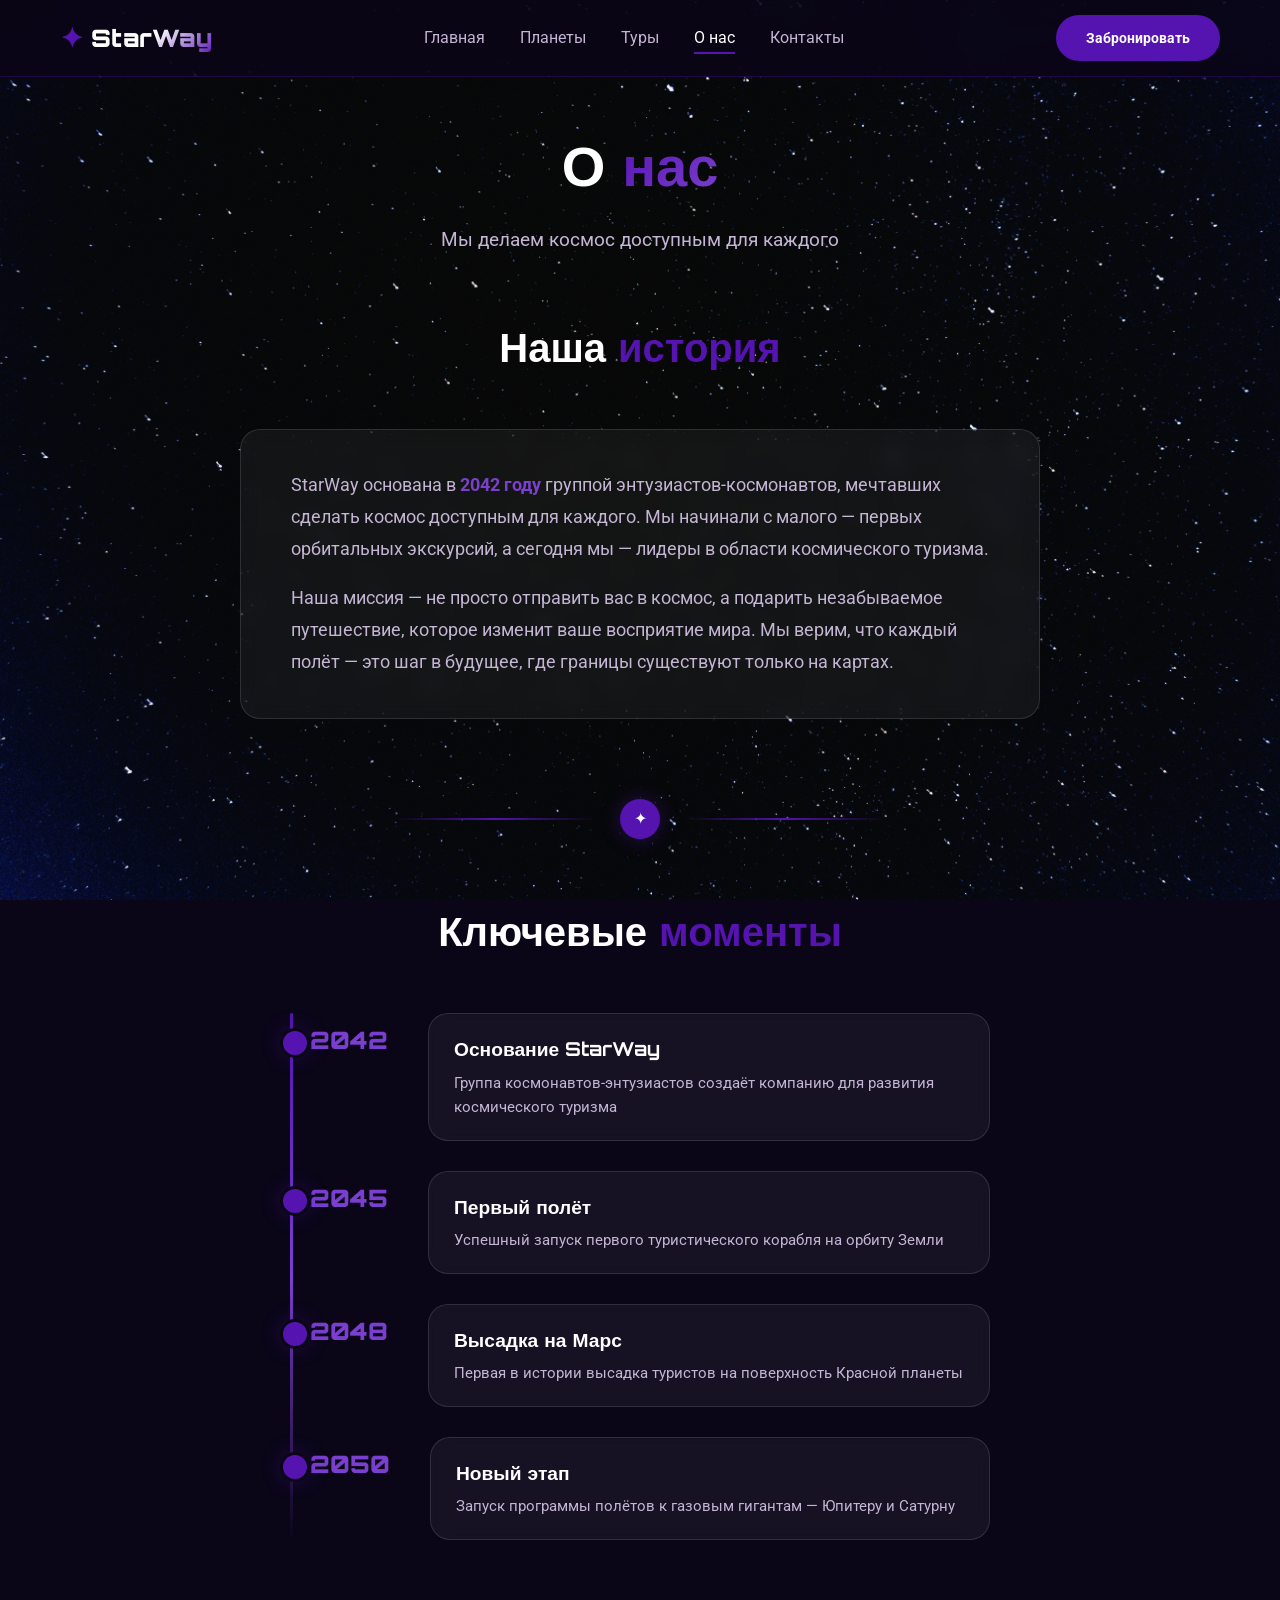
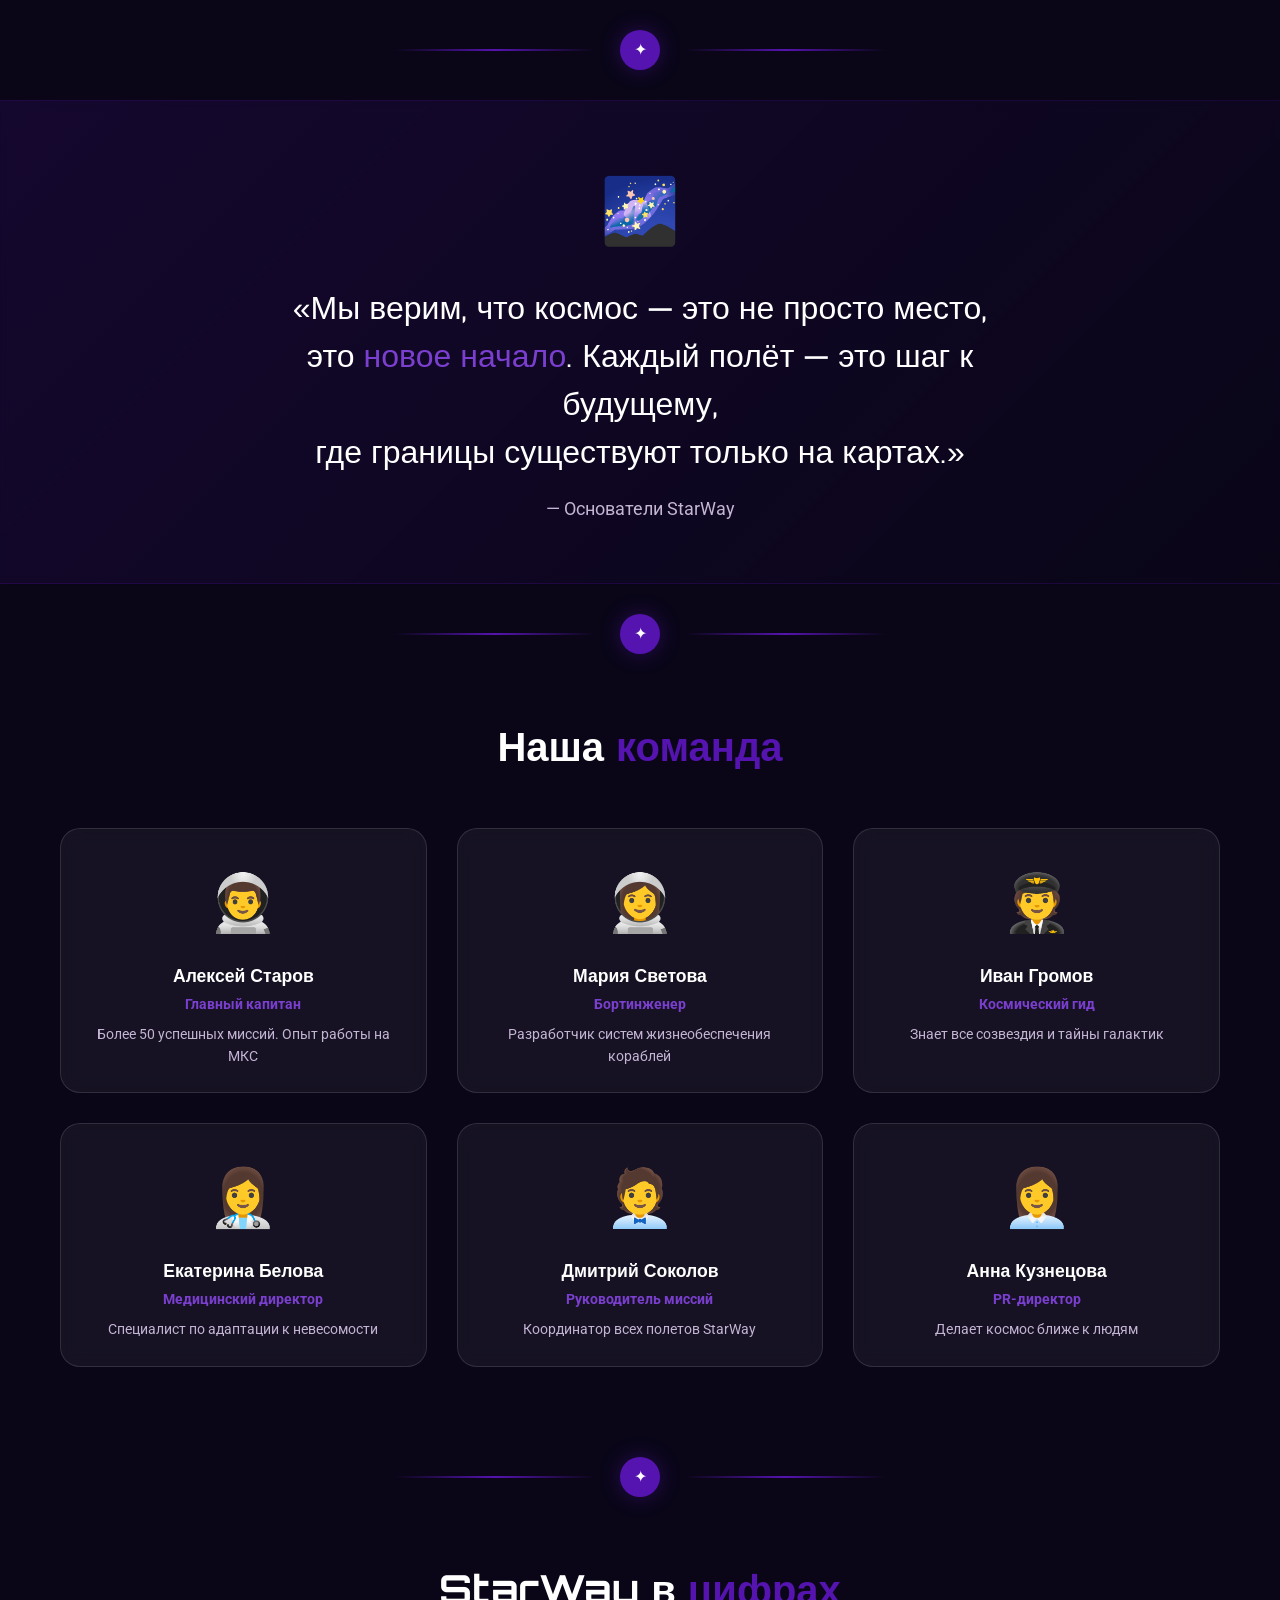
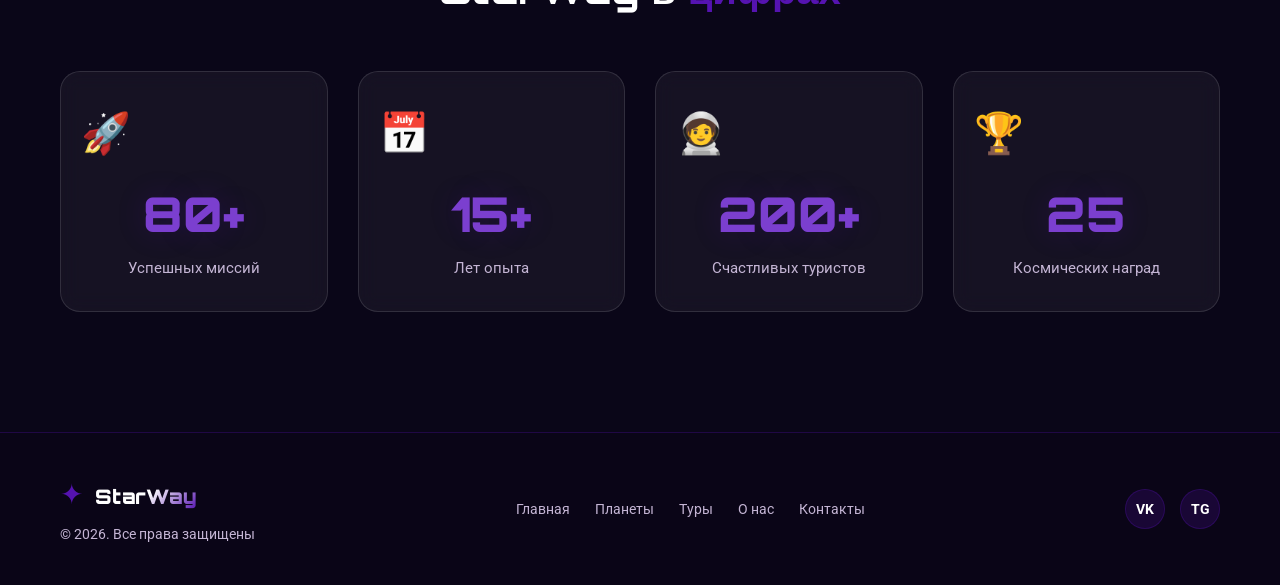
<file: about.html>
<!DOCTYPE html>
<html lang="ru">
<head>
    <meta charset="UTF-8">
    <meta name="viewport" content="width=device-width, initial-scale=1.0">
    <title>StarWay — О нас</title>
    <link rel="stylesheet" href="css/style.css">
</head>
<body>

    <!-- ========================================== -->
    <!-- 1. ШАПКА (HEADER)                          -->
    <!-- ========================================== -->
    <header>
        <div class="container">
            <div class="header-inner">
                <div class="logo">
                    <a href="index.html">
                        <span class="logo-icon">✦</span>
                        <span class="logo-text">StarWay</span>
                    </a>
                </div>
                <nav>
                    <ul>
                        <li><a href="index.html">Главная</a></li>
                        <li><a href="planets.html">Планеты</a></li>
                        <li><a href="tours.html">Туры</a></li>
                        <li><a href="about.html" class="active">О нас</a></li>
                        <li><a href="contacts.html">Контакты</a></li>
                    </ul>
                </nav>
                <a href="tours.html" class="btn-book">Забронировать</a>
            </div>
        </div>
    </header>

    <!-- ========================================== -->
    <!-- 2. ЗАГОЛОВОК СТРАНИЦЫ                     -->
    <!-- ========================================== -->
    <section class="page-header">
        <div class="container">
            <h1>О <span>нас</span></h1>
            <p>Мы делаем космос доступным для каждого</p>
        </div>
    </section>

    <!-- ========================================== -->
    <!-- 3. ИСТОРИЯ КОМПАНИИ                       -->
    <!-- ========================================== -->
    <section class="history">
        <div class="container">
            <h2>Наша <span>история</span></h2>
            <div class="history-content glass-card">
                <p>
                    StarWay основана в <span class="highlight">2042 году</span> группой энтузиастов-космонавтов, 
                    мечтавших сделать космос доступным для каждого. Мы начинали с малого — первых орбитальных 
                    экскурсий, а сегодня мы — лидеры в области космического туризма.
                </p>
                <p>
                    Наша миссия — не просто отправить вас в космос, а подарить незабываемое путешествие, 
                    которое изменит ваше восприятие мира. Мы верим, что каждый полёт — это шаг в будущее, 
                    где границы существуют только на картах.
                </p>
            </div>
        </div>
    </section>

    <!-- ===== РАЗДЕЛИТЕЛЬ ===== -->
    <div class="divider">
        <span>✦</span>
    </div>

    <!-- ========================================== -->
    <!-- 4. ВРЕМЕННАЯ ШКАЛА                        -->
    <!-- ========================================== -->
    <section class="timeline">
        <div class="container">
            <h2>Ключевые <span>моменты</span></h2>
            <div class="timeline-grid">
                
                <div class="timeline-item">
                    <div class="timeline-year">2042</div>
                    <div class="timeline-content glass-card">
                        <h3>Основание StarWay</h3>
                        <p>Группа космонавтов-энтузиастов создаёт компанию для развития космического туризма</p>
                    </div>
                </div>

                <div class="timeline-item">
                    <div class="timeline-year">2045</div>
                    <div class="timeline-content glass-card">
                        <h3>Первый полёт</h3>
                        <p>Успешный запуск первого туристического корабля на орбиту Земли</p>
                    </div>
                </div>

                <div class="timeline-item">
                    <div class="timeline-year">2048</div>
                    <div class="timeline-content glass-card">
                        <h3>Высадка на Марс</h3>
                        <p>Первая в истории высадка туристов на поверхность Красной планеты</p>
                    </div>
                </div>

                <div class="timeline-item">
                    <div class="timeline-year">2050</div>
                    <div class="timeline-content glass-card">
                        <h3>Новый этап</h3>
                        <p>Запуск программы полётов к газовым гигантам — Юпитеру и Сатурну</p>
                    </div>
                </div>

            </div>
        </div>
    </section>

    <!-- ===== РАЗДЕЛИТЕЛЬ ===== -->
    <div class="divider">
        <span>✦</span>
    </div>

    <!-- ========================================== -->
    <!-- 5. НАША МИССИЯ                            -->
    <!-- ========================================== -->
    <section class="mission section-plate">
        <div class="container">
            <div class="mission-content">
                <div class="mission-icon">🌌</div>
                <blockquote>
                    «Мы верим, что космос — это не просто место,<br>
                    это <span>новое начало</span>. Каждый полёт — это шаг к будущему,<br>
                    где границы существуют только на картах.»
                </blockquote>
                <cite>— Основатели StarWay</cite>
            </div>
        </div>
    </section>

    <!-- ===== РАЗДЕЛИТЕЛЬ ===== -->
    <div class="divider">
        <span>✦</span>
    </div>

    <!-- ========================================== -->
    <!-- 6. КОМАНДА                                -->
    <!-- ========================================== -->
    <section class="team-about">
        <div class="container">
            <h2>Наша <span>команда</span></h2>
            <div class="team-about-grid">
                
                <!-- Сотрудник 1 -->
                <div class="team-member-about glass-card">
                    <div class="member-avatar">👨‍🚀</div>
                    <h3>Алексей Старов</h3>
                    <p class="member-role">Главный капитан</p>
                    <p class="member-desc">Более 50 успешных миссий. Опыт работы на МКС</p>
                </div>

                <!-- Сотрудник 2 -->
                <div class="team-member-about glass-card">
                    <div class="member-avatar">👩‍🚀</div>
                    <h3>Мария Светова</h3>
                    <p class="member-role">Бортинженер</p>
                    <p class="member-desc">Разработчик систем жизнеобеспечения кораблей</p>
                </div>

                <!-- Сотрудник 3 -->
                <div class="team-member-about glass-card">
                    <div class="member-avatar">🧑‍✈️</div>
                    <h3>Иван Громов</h3>
                    <p class="member-role">Космический гид</p>
                    <p class="member-desc">Знает все созвездия и тайны галактик</p>
                </div>

                <!-- Сотрудник 4 -->
                <div class="team-member-about glass-card">
                    <div class="member-avatar">👩‍⚕️</div>
                    <h3>Екатерина Белова</h3>
                    <p class="member-role">Медицинский директор</p>
                    <p class="member-desc">Специалист по адаптации к невесомости</p>
                </div>

                <!-- Сотрудник 5 -->
                <div class="team-member-about glass-card">
                    <div class="member-avatar">🧑‍💼</div>
                    <h3>Дмитрий Соколов</h3>
                    <p class="member-role">Руководитель миссий</p>
                    <p class="member-desc">Координатор всех полетов StarWay</p>
                </div>

                <!-- Сотрудник 6 -->
                <div class="team-member-about glass-card">
                    <div class="member-avatar">👩‍💼</div>
                    <h3>Анна Кузнецова</h3>
                    <p class="member-role">PR-директор</p>
                    <p class="member-desc">Делает космос ближе к людям</p>
                </div>

            </div>
        </div>
    </section>

    <!-- ===== РАЗДЕЛИТЕЛЬ ===== -->
    <div class="divider">
        <span>✦</span>
    </div>

    <!-- ========================================== -->
    <!-- 7. ЦИФРЫ И ФАКТЫ                          -->
    <!-- ========================================== -->
    <section class="stats">
        <div class="container">
            <h2>StarWay в <span>цифрах</span></h2>
            <div class="stats-grid">
                
                <div class="stat-item glass-card">
                    <div class="stat-icon">🚀</div>
                    <div class="stat-number">80+</div>
                    <p>Успешных миссий</p>
                </div>

                <div class="stat-item glass-card">
                    <div class="stat-icon">📅</div>
                    <div class="stat-number">15+</div>
                    <p>Лет опыта</p>
                </div>

                <div class="stat-item glass-card">
                    <div class="stat-icon">🧑‍🚀</div>
                    <div class="stat-number">200+</div>
                    <p>Счастливых туристов</p>
                </div>

                <div class="stat-item glass-card">
                    <div class="stat-icon">🏆</div>
                    <div class="stat-number">25</div>
                    <p>Космических наград</p>
                </div>

            </div>
        </div>
    </section>

        <!-- ========================================== -->
    <!-- ПОДВАЛ (FOOTER)                            -->
    <!-- ========================================== -->
    <footer>
        <div class="container">
            <div class="footer-content">
                <div class="footer-logo">
                    <span class="logo-icon">✦</span>
                    <span class="logo-text">StarWay</span>
                    <p>&copy; 2026. Все права защищены</p>
                </div>
                <div class="footer-nav">
                    <a href="index.html">Главная</a>
                    <a href="planets.html">Планеты</a>
                    <a href="tours.html">Туры</a>
                    <a href="about.html">О нас</a>
                    <a href="contacts.html">Контакты</a>
                </div>
                <div class="footer-social">
                    <a href="https://vk.com/vladptashinsky" target="_blank" title="ВКонтакте">VK</a>
                    <a href="https://t.me/vladyyyyk" target="_blank" title="Telegram">TG</a>
                </div>
            </div>
        </div>
    </footer>

</body>
</html>
</file>
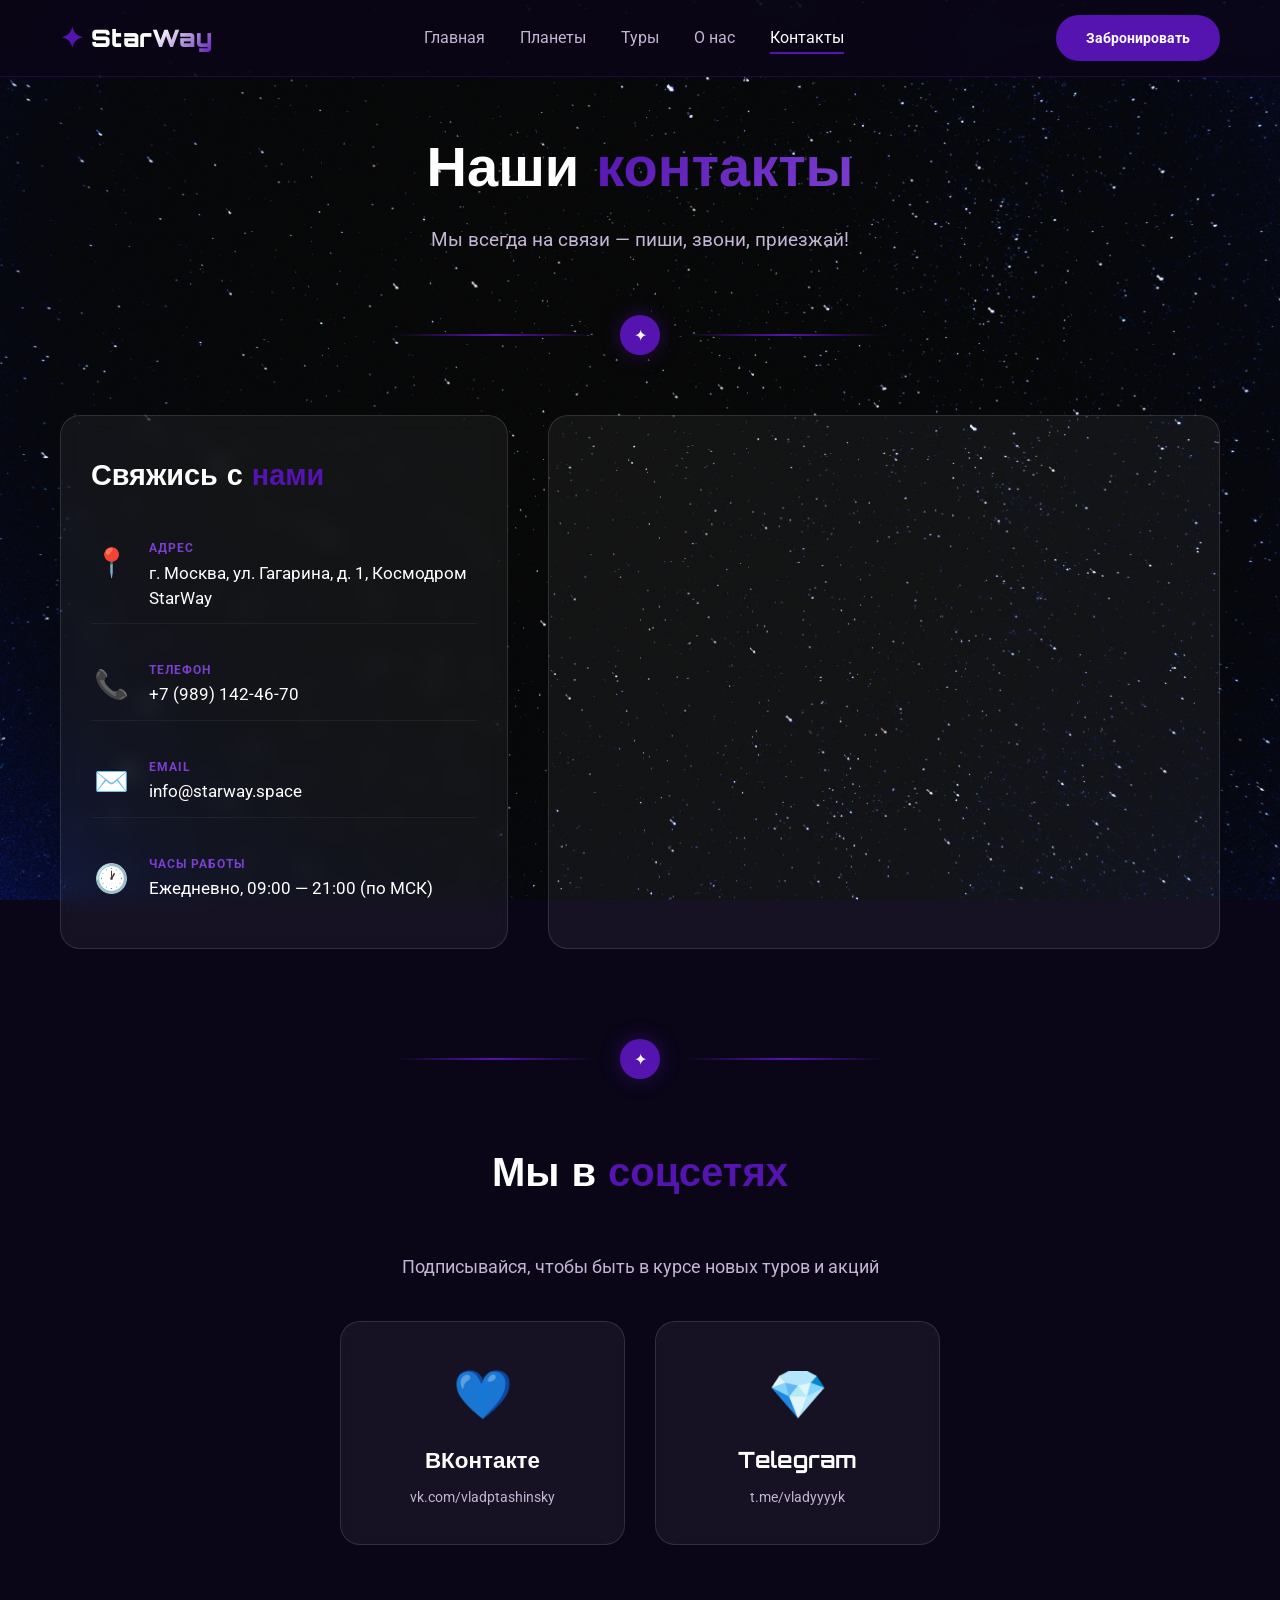
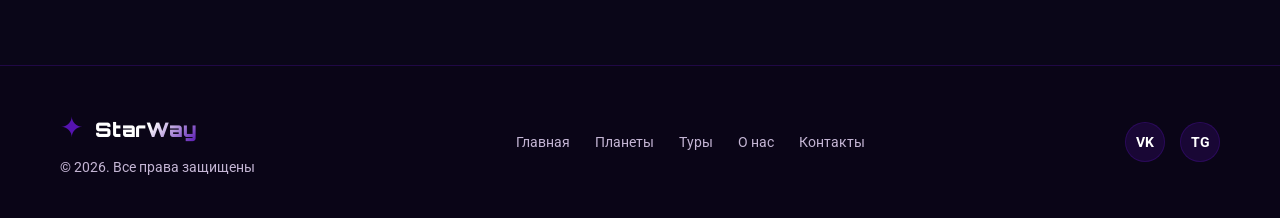
<file: contacts.html>
<!DOCTYPE html>
<html lang="ru">
<head>
    <meta charset="UTF-8">
    <meta name="viewport" content="width=device-width, initial-scale=1.0">
    <title>StarWay — Контакты</title>
    <link rel="stylesheet" href="css/style.css">
</head>
<body>

    <!-- ========================================== -->
    <!-- 1. ШАПКА (HEADER)                          -->
    <!-- ========================================== -->
    <header>
        <div class="container">
            <div class="header-inner">
                <div class="logo">
                    <a href="index.html">
                        <span class="logo-icon">✦</span>
                        <span class="logo-text">StarWay</span>
                    </a>
                </div>
                <nav>
                    <ul>
                        <li><a href="index.html">Главная</a></li>
                        <li><a href="planets.html">Планеты</a></li>
                        <li><a href="tours.html">Туры</a></li>
                        <li><a href="about.html">О нас</a></li>
                        <li><a href="contacts.html" class="active">Контакты</a></li>
                    </ul>
                </nav>
                <a href="tours.html" class="btn-book">Забронировать</a>
            </div>
        </div>
    </header>

    <!-- ========================================== -->
    <!-- 2. ЗАГОЛОВОК СТРАНИЦЫ                     -->
    <!-- ========================================== -->
    <section class="page-header">
        <div class="container">
            <h1>Наши <span>контакты</span></h1>
            <p>Мы всегда на связи — пиши, звони, приезжай!</p>
        </div>
    </section>

    <!-- ===== РАЗДЕЛИТЕЛЬ ===== -->
    <div class="divider">
        <span>✦</span>
    </div>

    <!-- ========================================== -->
    <!-- 3. КОНТАКТНАЯ ИНФОРМАЦИЯ + КАРТА          -->
    <!-- ========================================== -->
    <section class="contacts-info">
        <div class="container">
            <div class="contacts-grid">
                
                <!-- Левая колонка: Контактные данные -->
                <div class="contacts-details glass-card">
                    <h2>Свяжись с <span>нами</span></h2>
                    
                    <div class="contact-item">
                        <div class="contact-icon">📍</div>
                        <div class="contact-text">
                            <span class="contact-label">Адрес</span>
                            <span class="contact-value">г. Москва, ул. Гагарина, д. 1, Космодром StarWay</span>
                        </div>
                    </div>

                    <div class="contact-item">
                        <div class="contact-icon">📞</div>
                        <div class="contact-text">
                            <span class="contact-label">Телефон</span>
                            <span class="contact-value">+7 (989) 142-46-70</span>
                        </div>
                    </div>

                    <div class="contact-item">
                        <div class="contact-icon">✉️</div>
                        <div class="contact-text">
                            <span class="contact-label">Email</span>
                            <span class="contact-value">info@starway.space</span>
                        </div>
                    </div>

                    <div class="contact-item">
                        <div class="contact-icon">🕐</div>
                        <div class="contact-text">
                            <span class="contact-label">Часы работы</span>
                            <span class="contact-value">Ежедневно, 09:00 — 21:00 (по МСК)</span>
                        </div>
                    </div>
                </div>

                <!-- Правая колонка: Карта -->
                <div class="contacts-map">
                    <iframe 
                        src="https://yandex.ru/map-widget/v1/?ll=37.6173,55.7558&z=12&pt=37.6173,55.7558,flag&whatshere%5Bpoint%5D=37.6173,55.7558&whatshere%5Bzoom%5D=17"
                        width="100%" 
                        height="400" 
                        frameborder="0" 
                        allowfullscreen="true" 
                        style="border-radius: 20px; border: 1px solid var(--glass-border);"
                        title="StarWay на карте">
                    </iframe>
                </div>

            </div>
        </div>
    </section>

    <!-- ===== РАЗДЕЛИТЕЛЬ ===== -->
    <div class="divider">
        <span>✦</span>
    </div>

    <!-- ========================================== -->
    <!-- 4. СОЦИАЛЬНЫЕ СЕТИ                         -->
    <!-- ========================================== -->
    <section class="social-section">
        <div class="container">
            <h2>Мы в <span>соцсетях</span></h2>
            <p class="social-subtitle">Подписывайся, чтобы быть в курсе новых туров и акций</p>
            
            <div class="social-grid">
                
                <!-- ВКонтакте -->
                <a href="https://vk.com/vladptashinsky" target="_blank" class="social-card glass-card">
                    <div class="social-icon">💙</div>
                    <h3>ВКонтакте</h3>
                    <p>vk.com/vladptashinsky</p>
                </a>

                <!-- Telegram -->
                <a href="https://t.me/vladyyyyk" target="_blank" class="social-card glass-card">
                    <div class="social-icon">💎</div>
                    <h3>Telegram</h3>
                    <p>t.me/vladyyyyk</p>
                </a>

            </div>
        </div>
    </section>

        <!-- ========================================== -->
    <!-- ПОДВАЛ (FOOTER)                            -->
    <!-- ========================================== -->
    <footer>
        <div class="container">
            <div class="footer-content">
                <div class="footer-logo">
                    <span class="logo-icon">✦</span>
                    <span class="logo-text">StarWay</span>
                    <p>&copy; 2026. Все права защищены</p>
                </div>
                <div class="footer-nav">
                    <a href="index.html">Главная</a>
                    <a href="planets.html">Планеты</a>
                    <a href="tours.html">Туры</a>
                    <a href="about.html">О нас</a>
                    <a href="contacts.html">Контакты</a>
                </div>
                <div class="footer-social">
                    <a href="https://vk.com/vladptashinsky" target="_blank" title="ВКонтакте">VK</a>
                    <a href="https://t.me/vladyyyyk" target="_blank" title="Telegram">TG</a>
                </div>
            </div>
        </div>
    </footer>

</body>
</html>
</file>
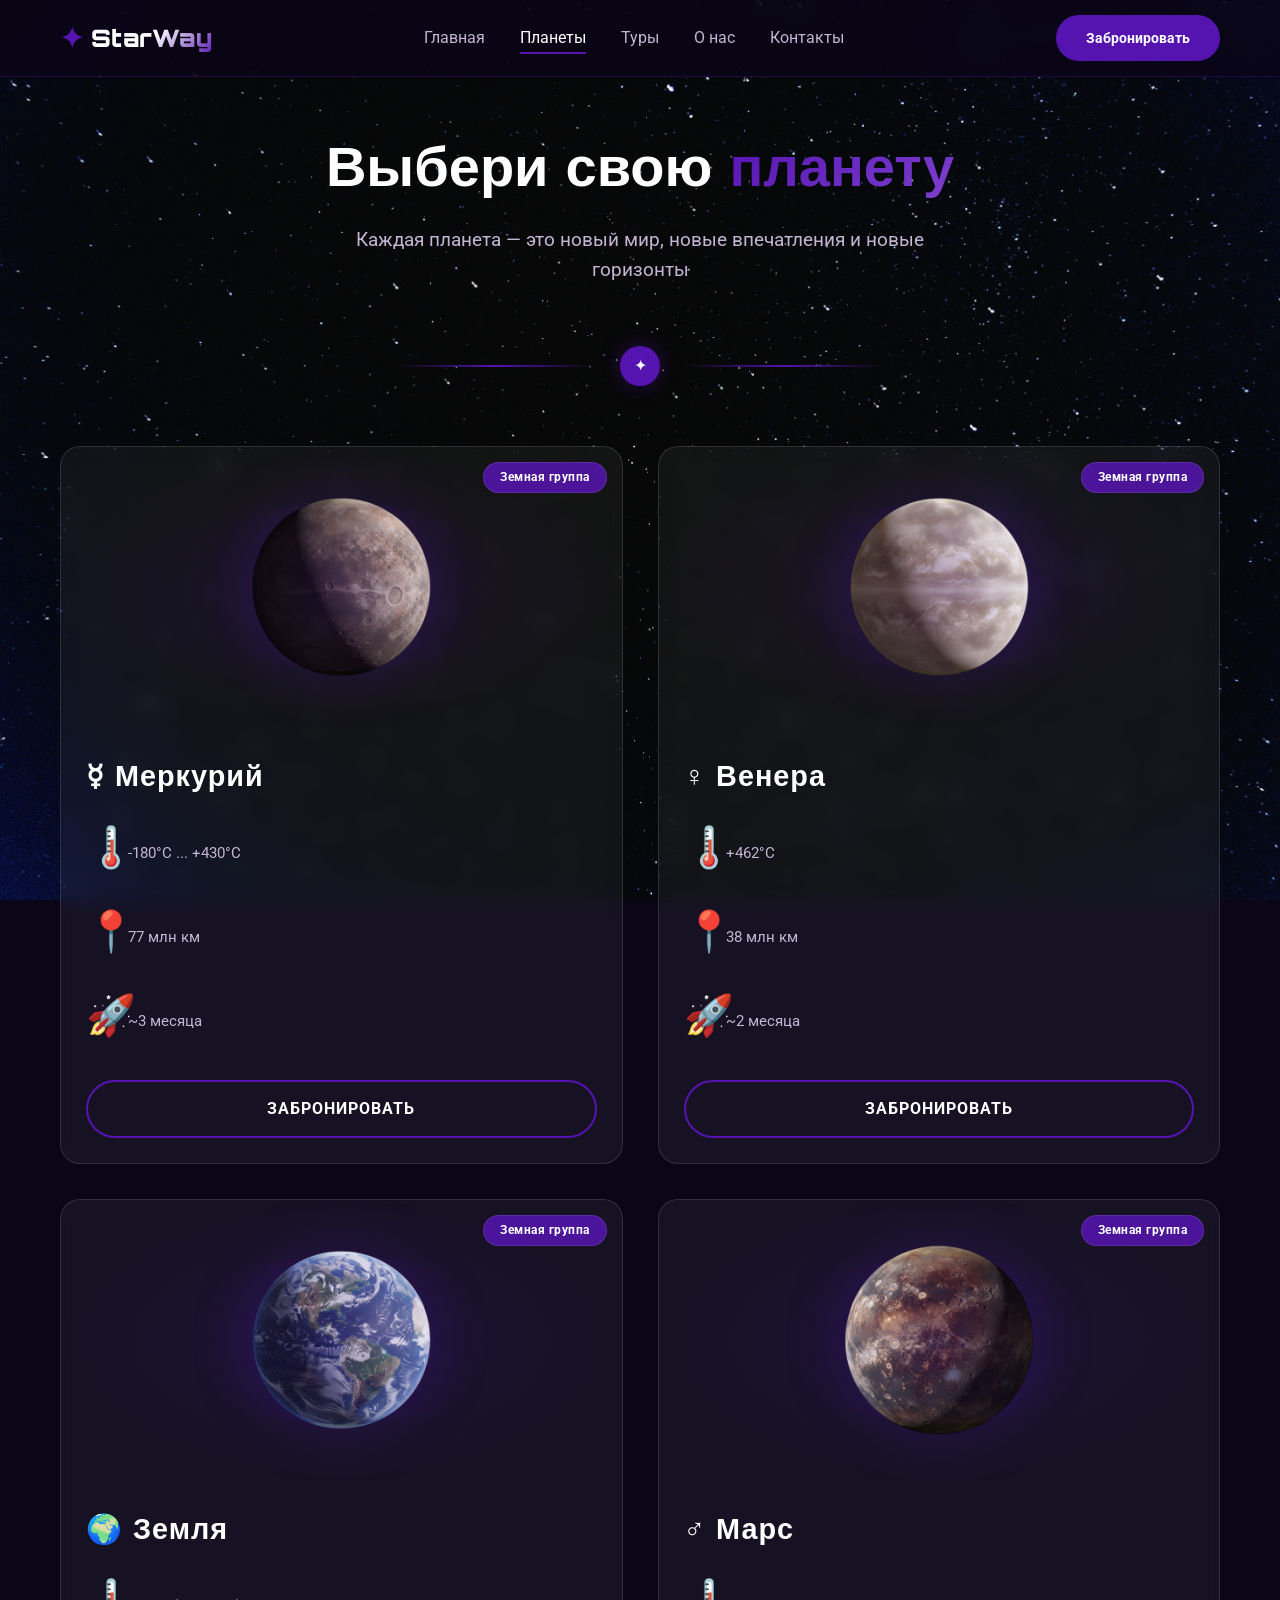
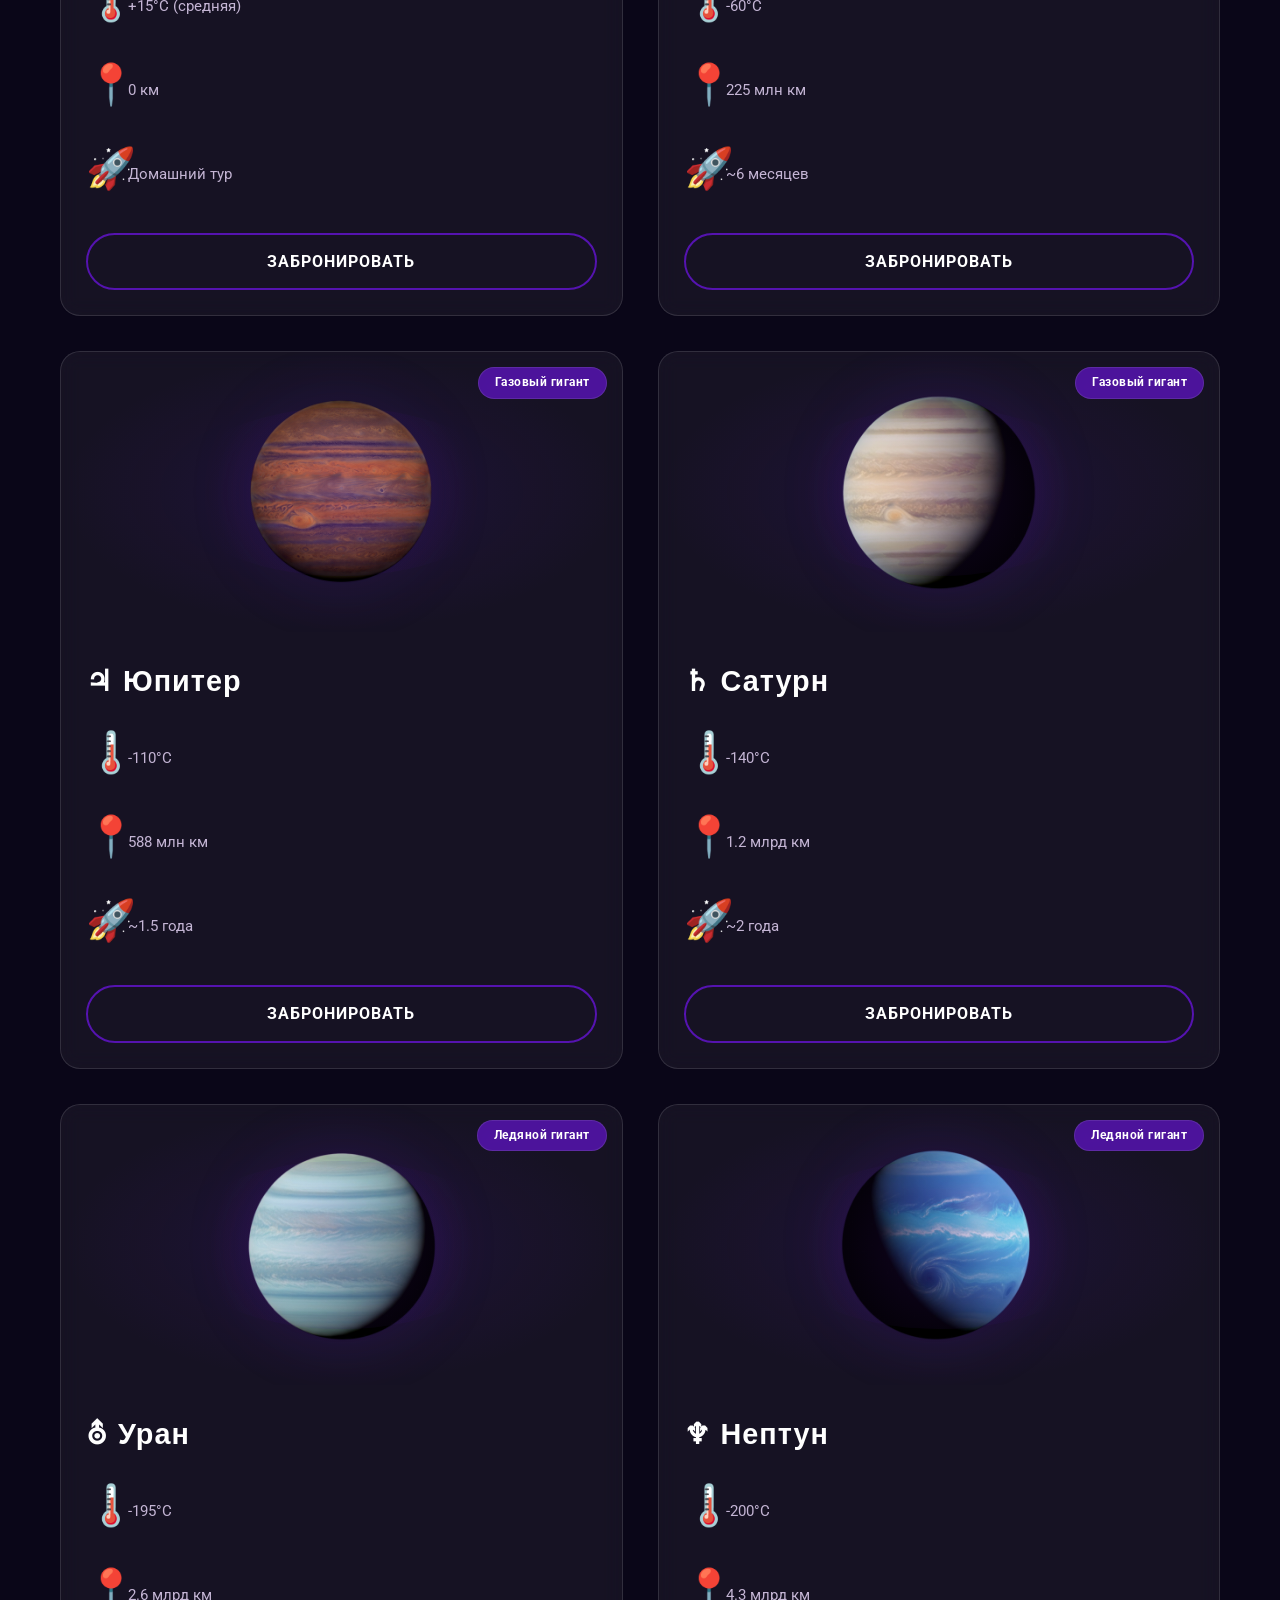
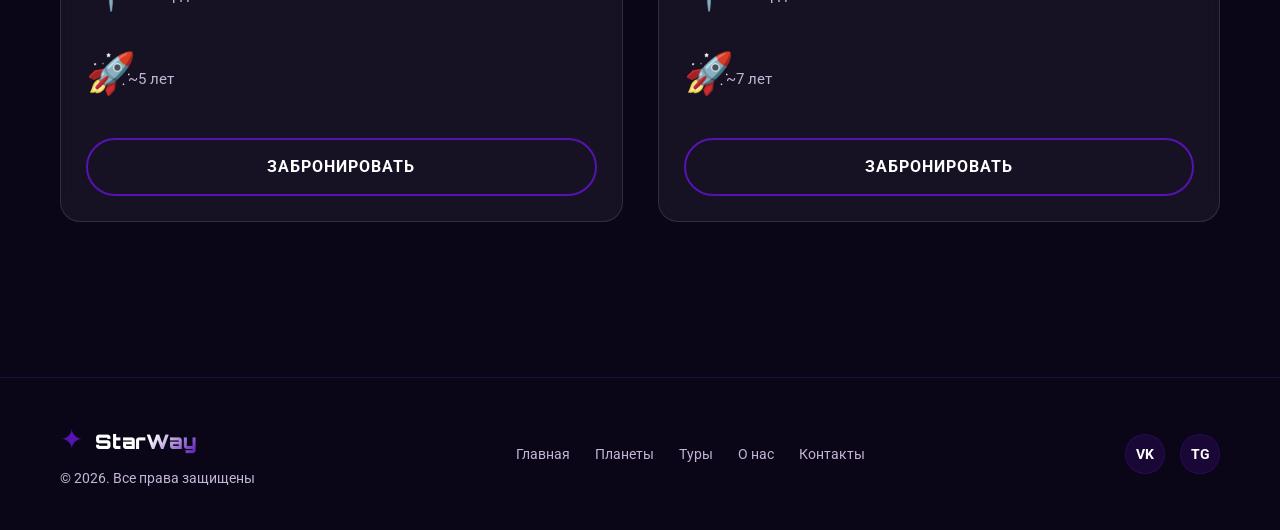
<file: planets.html>
<!DOCTYPE html>
<html lang="ru">
<head>
    <meta charset="UTF-8">
    <meta name="viewport" content="width=device-width, initial-scale=1.0">
    <title>StarWay — Планеты</title>
    <link rel="stylesheet" href="css/style.css">
</head>
<body>

    <!-- ========================================== -->
    <!-- 1. ШАПКА (HEADER)                          -->
    <!-- ========================================== -->
    <header>
        <div class="container">
            <div class="header-inner">
                <div class="logo">
                    <a href="index.html">
                        <span class="logo-icon">✦</span>
                        <span class="logo-text">StarWay</span>
                    </a>
                </div>
                <nav>
                    <ul>
                        <li><a href="index.html">Главная</a></li>
                        <li><a href="planets.html" class="active">Планеты</a></li>
                        <li><a href="tours.html">Туры</a></li>
                        <li><a href="about.html">О нас</a></li>
                        <li><a href="contacts.html">Контакты</a></li>
                    </ul>
                </nav>
                <a href="tours.html" class="btn-book">Забронировать</a>
            </div>
        </div>
    </header>

    <!-- ========================================== -->
    <!-- 2. ЗАГОЛОВОК СТРАНИЦЫ                     -->
    <!-- ========================================== -->
    <section class="page-header">
        <div class="container">
            <h1>Выбери свою <span>планету</span></h1>
            <p>Каждая планета — это новый мир, новые впечатления и новые горизонты</p>
        </div>
    </section>

    <!-- ===== РАЗДЕЛИТЕЛЬ ===== -->
    <div class="divider">
        <span>✦</span>
    </div>

    <!-- ========================================== -->
    <!-- 3. ГАЛЕРЕЯ ПЛАНЕТ                         -->
    <!-- ========================================== -->
    <section class="planets-gallery">
        <div class="container">
            
            <!-- РЯД 1: Меркурий + Венера -->
            <div class="planets-row">
                <!-- Меркурий -->
                <div class="planet-card glass-card">
                    <div class="planet-image">
                        <!-- СЮДА ВСТАВИШЬ ФОТО: images/mercury.jpg -->
                        <img src="images/mercury.png" alt="Меркурий" onerror="this.src='https://via.placeholder.com/600x400/5513b0/ffffff?text=Меркурий'">
                        <div class="planet-badge">Земная группа</div>
                    </div>
                    <div class="planet-info">
                        <h3>☿ Меркурий</h3>
                        <div class="planet-stats">
                            <div class="stat">
                                <span class="stat-icon">🌡️</span>
                                <span class="stat-text">-180°C ... +430°C</span>
                            </div>
                            <div class="stat">
                                <span class="stat-icon">📍</span>
                                <span class="stat-text">77 млн км</span>
                            </div>
                            <div class="stat">
                                <span class="stat-icon">🚀</span>
                                <span class="stat-text">~3 месяца</span>
                            </div>
                        </div>
                        <a href="tours.html" class="btn-book-planet">Забронировать</a>
                    </div>
                </div>

                <!-- Венера -->
                <div class="planet-card glass-card">
                    <div class="planet-image">
                        <!-- СЮДА ВСТАВИШЬ ФОТО: images/venus.jpg -->
                        <img src="images/venus.png" alt="Венера" onerror="this.src='https://via.placeholder.com/600x400/5513b0/ffffff?text=Венера'">
                        <div class="planet-badge">Земная группа</div>
                    </div>
                    <div class="planet-info">
                        <h3>♀ Венера</h3>
                        <div class="planet-stats">
                            <div class="stat">
                                <span class="stat-icon">🌡️</span>
                                <span class="stat-text">+462°C</span>
                            </div>
                            <div class="stat">
                                <span class="stat-icon">📍</span>
                                <span class="stat-text">38 млн км</span>
                            </div>
                            <div class="stat">
                                <span class="stat-icon">🚀</span>
                                <span class="stat-text">~2 месяца</span>
                            </div>
                        </div>
                        <a href="tours.html" class="btn-book-planet">Забронировать</a>
                    </div>
                </div>
            </div>

            <!-- РЯД 2: Земля + Марс -->
            <div class="planets-row">
                <!-- Земля -->
                <div class="planet-card glass-card">
                    <div class="planet-image">
                        <!-- СЮДА ВСТАВИШЬ ФОТО: images/earth.jpg -->
                        <img src="images/earth.png" alt="Земля" onerror="this.src='https://via.placeholder.com/600x400/5513b0/ffffff?text=Земля'">
                        <div class="planet-badge">Земная группа</div>
                    </div>
                    <div class="planet-info">
                        <h3>🌍 Земля</h3>
                        <div class="planet-stats">
                            <div class="stat">
                                <span class="stat-icon">🌡️</span>
                                <span class="stat-text">+15°C (средняя)</span>
                            </div>
                            <div class="stat">
                                <span class="stat-icon">📍</span>
                                <span class="stat-text">0 км</span>
                            </div>
                            <div class="stat">
                                <span class="stat-icon">🚀</span>
                                <span class="stat-text">Домашний тур</span>
                            </div>
                        </div>
                        <a href="tours.html" class="btn-book-planet">Забронировать</a>
                    </div>
                </div>

                <!-- Марс -->
                <div class="planet-card glass-card">
                    <div class="planet-image">
                        <!-- СЮДА ВСТАВИШЬ ФОТО: images/mars.jpg -->
                        <img src="images/mars.png" alt="Марс" onerror="this.src='https://via.placeholder.com/600x400/5513b0/ffffff?text=Марс'">
                        <div class="planet-badge">Земная группа</div>
                    </div>
                    <div class="planet-info">
                        <h3>♂ Марс</h3>
                        <div class="planet-stats">
                            <div class="stat">
                                <span class="stat-icon">🌡️</span>
                                <span class="stat-text">-60°C</span>
                            </div>
                            <div class="stat">
                                <span class="stat-icon">📍</span>
                                <span class="stat-text">225 млн км</span>
                            </div>
                            <div class="stat">
                                <span class="stat-icon">🚀</span>
                                <span class="stat-text">~6 месяцев</span>
                            </div>
                        </div>
                        <a href="tours.html" class="btn-book-planet">Забронировать</a>
                    </div>
                </div>
            </div>

            <!-- РЯД 3: Юпитер + Сатурн -->
            <div class="planets-row">
                <!-- Юпитер -->
                <div class="planet-card glass-card">
                    <div class="planet-image">
                        <!-- СЮДА ВСТАВИШЬ ФОТО: images/jupiter.jpg -->
                        <img src="images/jupiter.png" alt="Юпитер" onerror="this.src='https://via.placeholder.com/600x400/5513b0/ffffff?text=Юпитер'">
                        <div class="planet-badge">Газовый гигант</div>
                    </div>
                    <div class="planet-info">
                        <h3>♃ Юпитер</h3>
                        <div class="planet-stats">
                            <div class="stat">
                                <span class="stat-icon">🌡️</span>
                                <span class="stat-text">-110°C</span>
                            </div>
                            <div class="stat">
                                <span class="stat-icon">📍</span>
                                <span class="stat-text">588 млн км</span>
                            </div>
                            <div class="stat">
                                <span class="stat-icon">🚀</span>
                                <span class="stat-text">~1.5 года</span>
                            </div>
                        </div>
                        <a href="tours.html" class="btn-book-planet">Забронировать</a>
                    </div>
                </div>

                <!-- Сатурн -->
                <div class="planet-card glass-card">
                    <div class="planet-image">
                        <!-- СЮДА ВСТАВИШЬ ФОТО: images/saturn.jpg -->
                        <img src="images/saturn.png" alt="Сатурн" onerror="this.src='https://via.placeholder.com/600x400/5513b0/ffffff?text=Сатурн'">
                        <div class="planet-badge">Газовый гигант</div>
                    </div>
                    <div class="planet-info">
                        <h3>♄ Сатурн</h3>
                        <div class="planet-stats">
                            <div class="stat">
                                <span class="stat-icon">🌡️</span>
                                <span class="stat-text">-140°C</span>
                            </div>
                            <div class="stat">
                                <span class="stat-icon">📍</span>
                                <span class="stat-text">1.2 млрд км</span>
                            </div>
                            <div class="stat">
                                <span class="stat-icon">🚀</span>
                                <span class="stat-text">~2 года</span>
                            </div>
                        </div>
                        <a href="tours.html" class="btn-book-planet">Забронировать</a>
                    </div>
                </div>
            </div>

                        <!-- РЯД 4: Уран + Нептун -->
            <div class="planets-row">
                <!-- Уран -->
                <div class="planet-card glass-card">
                    <div class="planet-image">
                        <!-- СЮДА ВСТАВИШЬ ФОТО: images/uranus.png -->
                        <img src="images/uranus.png" alt="Уран" onerror="this.src='https://via.placeholder.com/600x400/5513b0/ffffff?text=Уран'">
                        <div class="planet-badge">Ледяной гигант</div>
                    </div>
                    <div class="planet-info">
                        <h3>⛢ Уран</h3>
                        <div class="planet-stats">
                            <div class="stat">
                                <span class="stat-icon">🌡️</span>
                                <span class="stat-text">-195°C</span>
                            </div>
                            <div class="stat">
                                <span class="stat-icon">📍</span>
                                <span class="stat-text">2.6 млрд км</span>
                            </div>
                            <div class="stat">
                                <span class="stat-icon">🚀</span>
                                <span class="stat-text">~5 лет</span>
                            </div>
                        </div>
                        <a href="tours.html" class="btn-book-planet">Забронировать</a>
                    </div>
                </div>

                <!-- Нептун (теперь справа от Урана) -->
                <div class="planet-card glass-card">
                    <div class="planet-image">
                        <!-- СЮДА ВСТАВИШЬ ФОТО: images/neptune.png -->
                        <img src="images/neptune.png" alt="Нептун" onerror="this.src='https://via.placeholder.com/600x400/5513b0/ffffff?text=Нептун'">
                        <div class="planet-badge">Ледяной гигант</div>
                    </div>
                    <div class="planet-info">
                        <h3>♆ Нептун</h3>
                        <div class="planet-stats">
                            <div class="stat">
                                <span class="stat-icon">🌡️</span>
                                <span class="stat-text">-200°C</span>
                            </div>
                            <div class="stat">
                                <span class="stat-icon">📍</span>
                                <span class="stat-text">4.3 млрд км</span>
                            </div>
                            <div class="stat">
                                <span class="stat-icon">🚀</span>
                                <span class="stat-text">~7 лет</span>
                            </div>
                        </div>
                        <a href="tours.html" class="btn-book-planet">Забронировать</a>
                    </div>
                </div>
            </div>

        </div>
    </section>

        <!-- ========================================== -->
    <!-- ПОДВАЛ (FOOTER)                            -->
    <!-- ========================================== -->
    <footer>
        <div class="container">
            <div class="footer-content">
                <div class="footer-logo">
                    <span class="logo-icon">✦</span>
                    <span class="logo-text">StarWay</span>
                    <p>&copy; 2026. Все права защищены</p>
                </div>
                <div class="footer-nav">
                    <a href="index.html">Главная</a>
                    <a href="planets.html">Планеты</a>
                    <a href="tours.html">Туры</a>
                    <a href="about.html">О нас</a>
                    <a href="contacts.html">Контакты</a>
                </div>
                <div class="footer-social">
                    <a href="https://vk.com/vladptashinsky" target="_blank" title="ВКонтакте">VK</a>
                    <a href="https://t.me/vladyyyyk" target="_blank" title="Telegram">TG</a>
                </div>
            </div>
        </div>
    </footer>

</body>
</html>
</file>
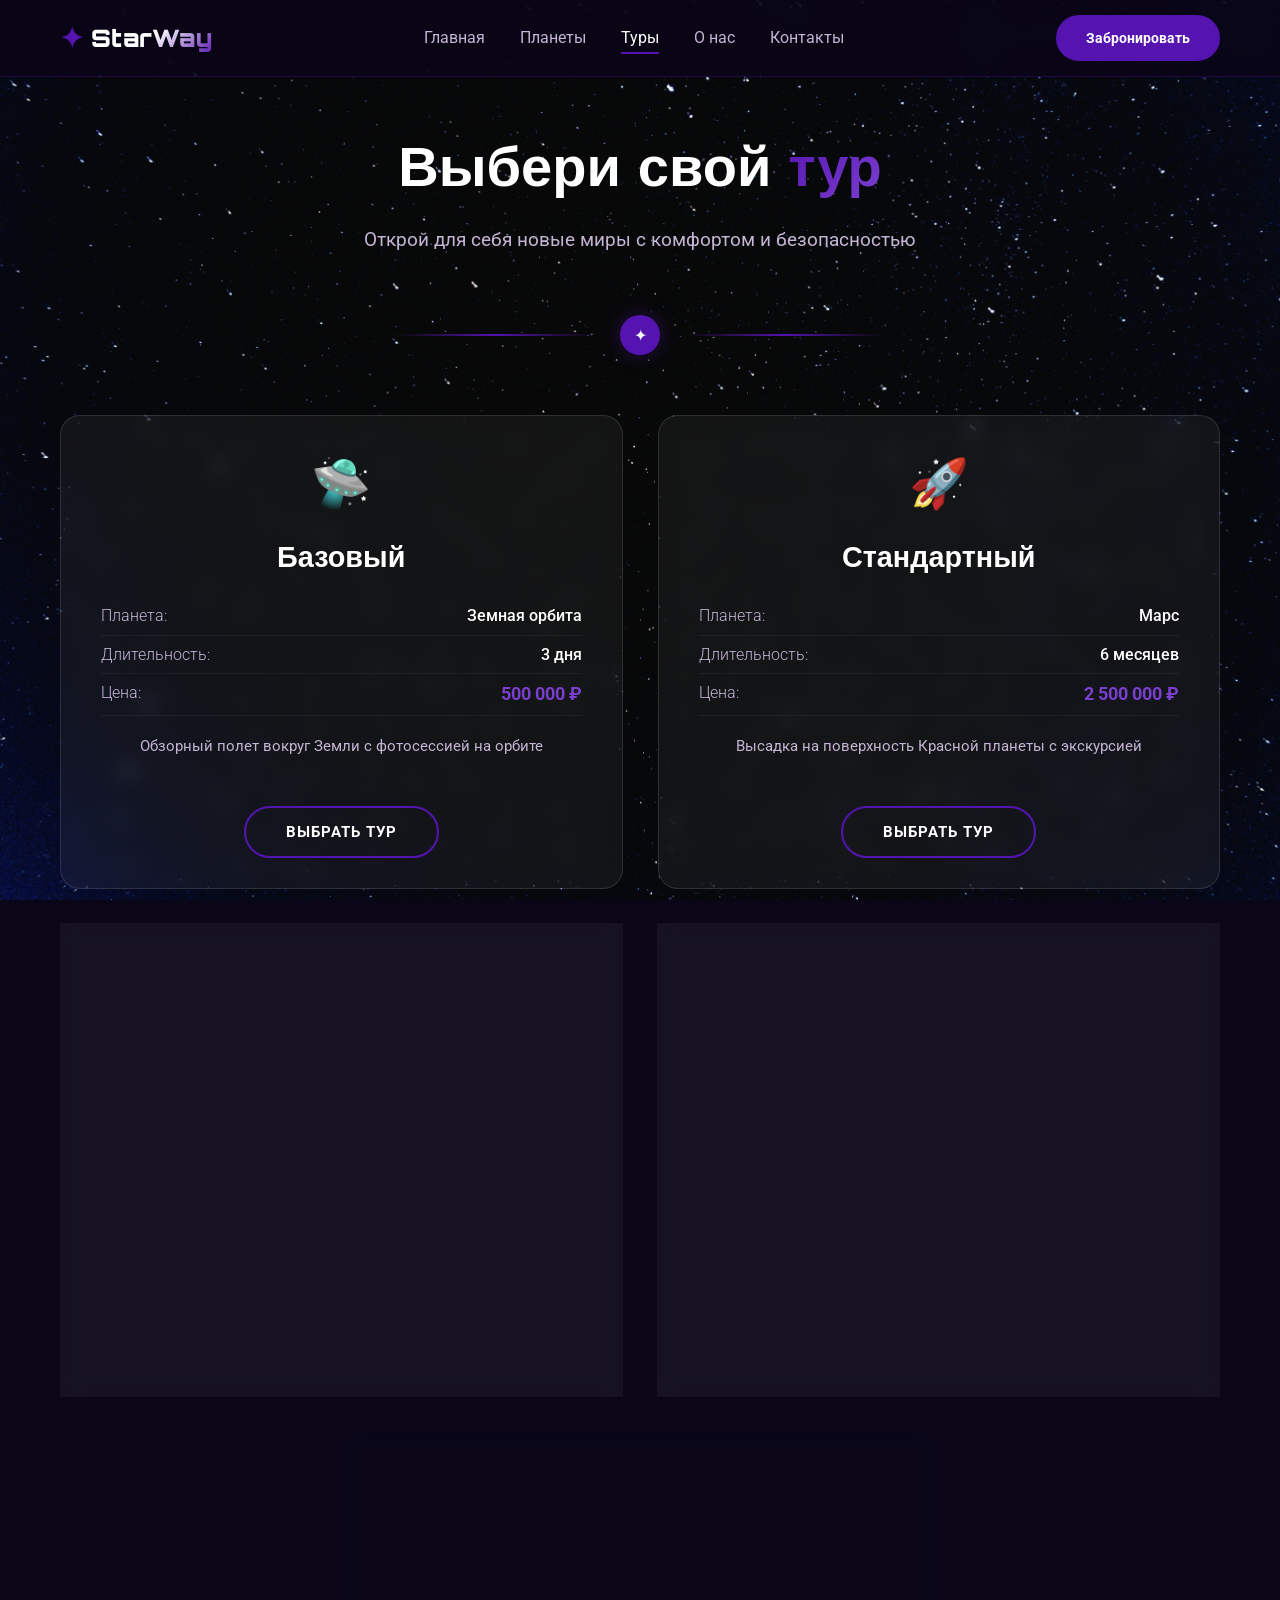
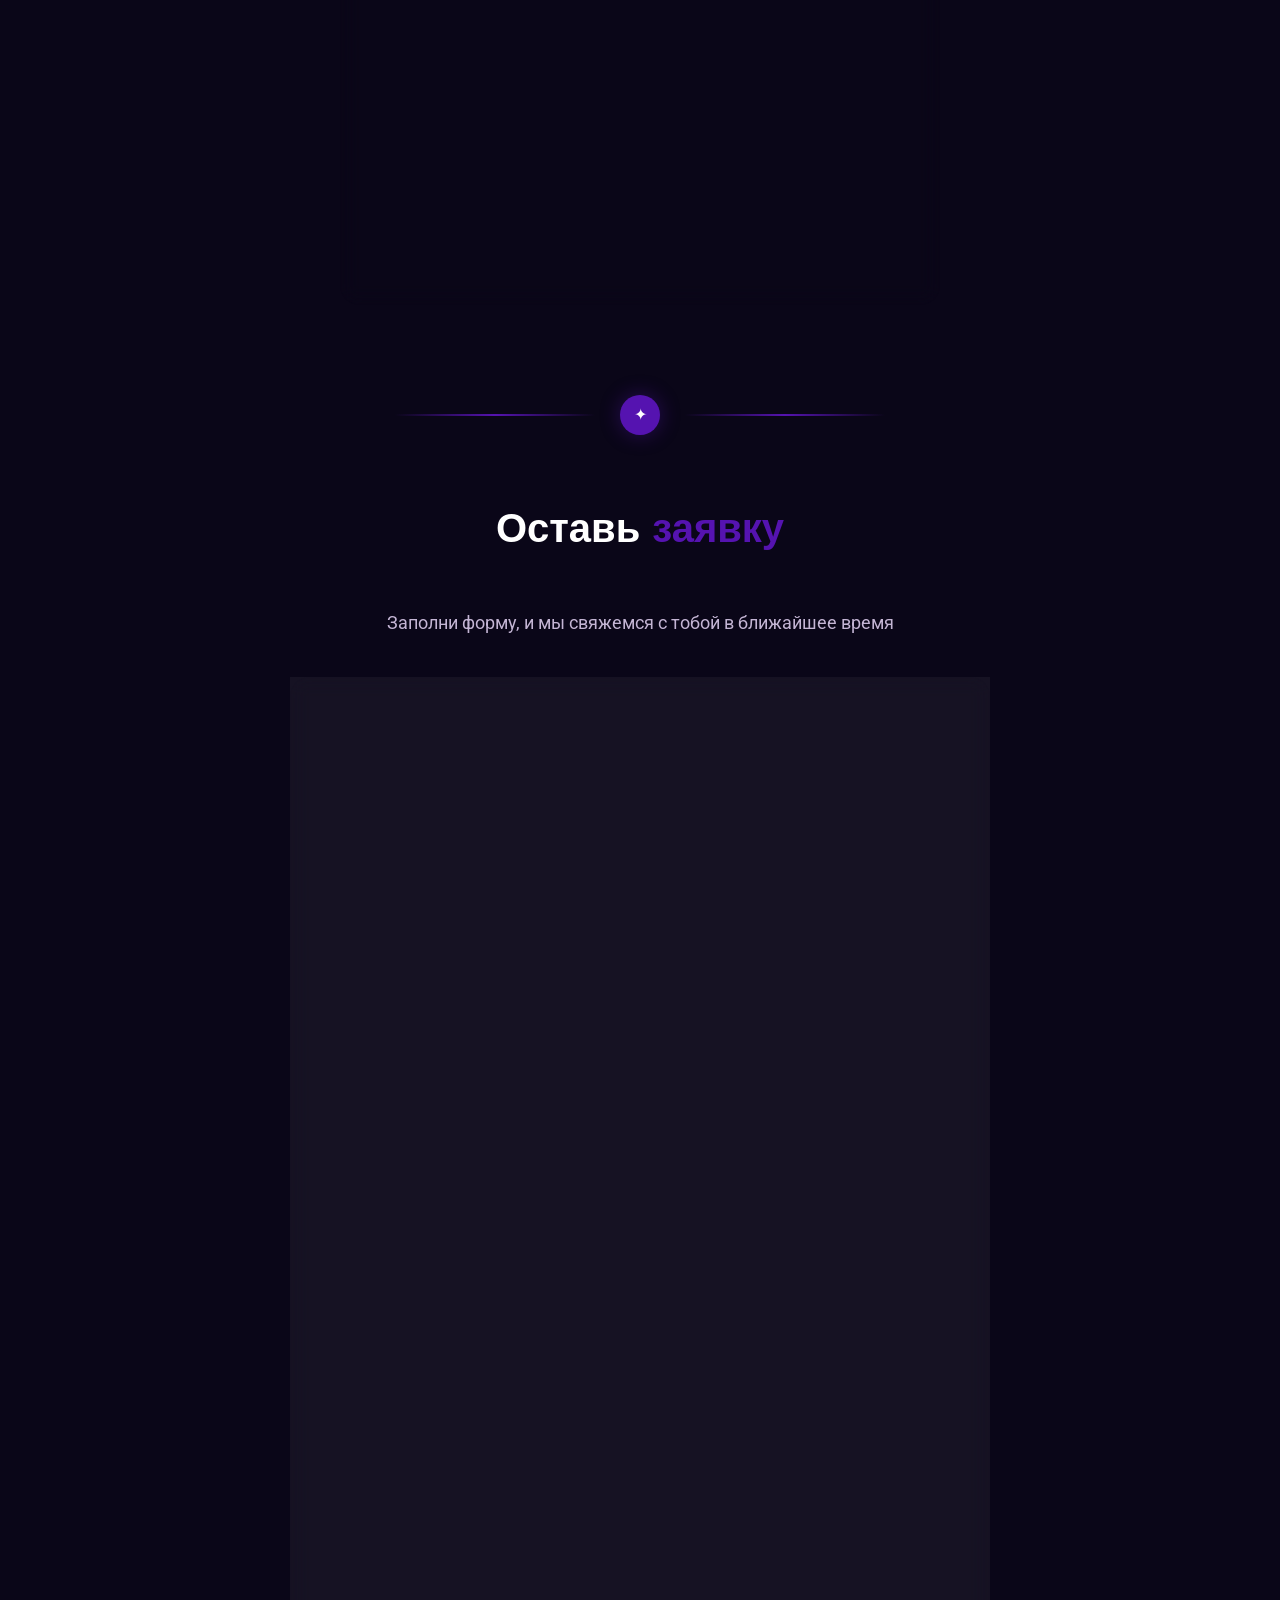
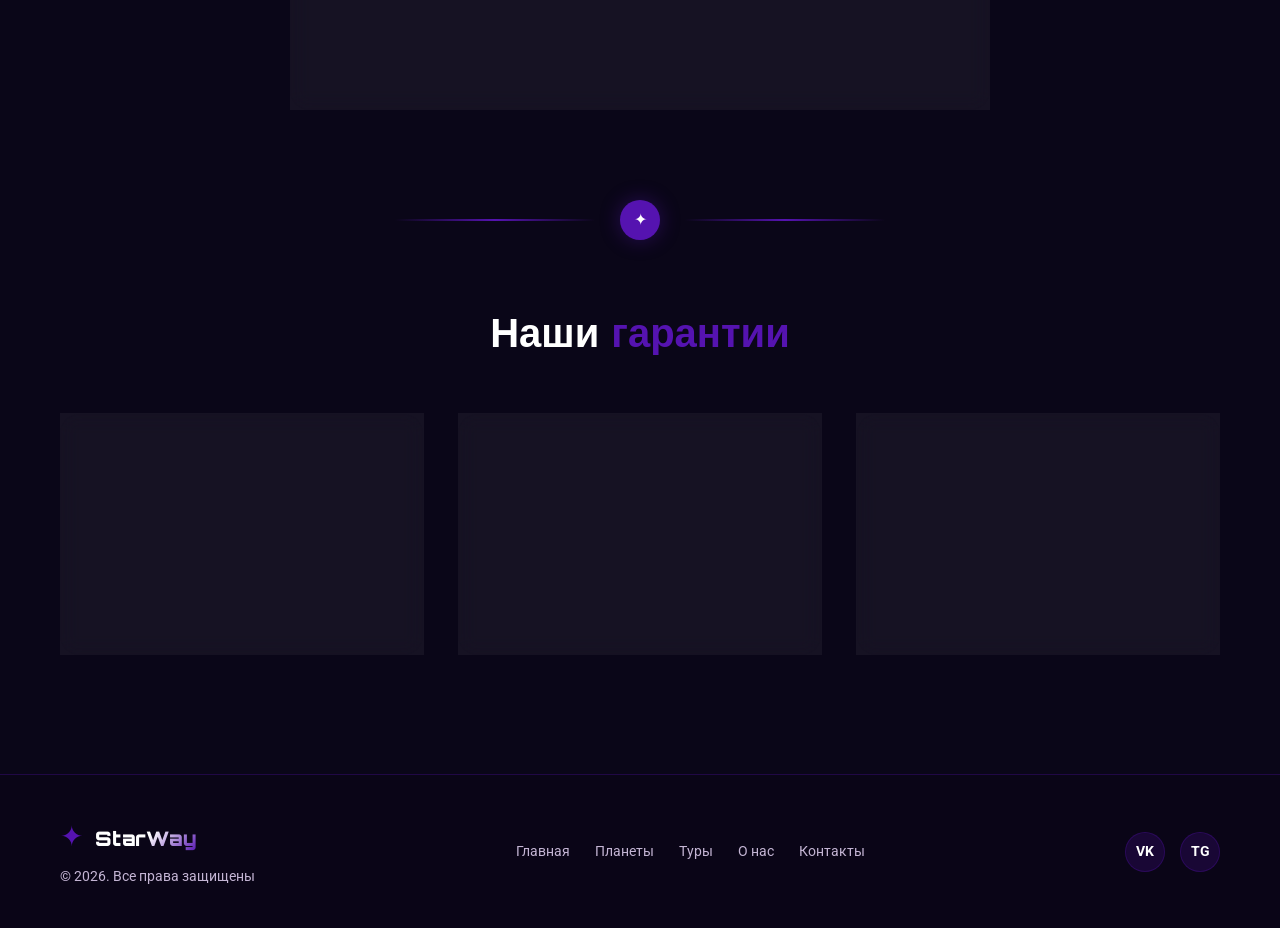
<file: tours.html>
<!DOCTYPE html>
<html lang="ru">
<head>
    <meta charset="UTF-8">
    <meta name="viewport" content="width=device-width, initial-scale=1.0">
    <title>StarWay — Туры</title>
    <link rel="stylesheet" href="css/style.css">
</head>
<body>

    <!-- ========================================== -->
    <!-- 1. ШАПКА (HEADER)                          -->
    <!-- ========================================== -->
    <header>
        <div class="container">
            <div class="header-inner">
                <div class="logo">
                    <a href="index.html">
                        <span class="logo-icon">✦</span>
                        <span class="logo-text">StarWay</span>
                    </a>
                </div>
                <nav>
                    <ul>
                        <li><a href="index.html">Главная</a></li>
                        <li><a href="planets.html">Планеты</a></li>
                        <li><a href="tours.html" class="active">Туры</a></li>
                        <li><a href="about.html">О нас</a></li>
                        <li><a href="contacts.html">Контакты</a></li>
                    </ul>
                </nav>
                <a href="tours.html" class="btn-book">Забронировать</a>
            </div>
        </div>
    </header>

    <!-- ========================================== -->
    <!-- 2. ЗАГОЛОВОК СТРАНИЦЫ                     -->
    <!-- ========================================== -->
    <section class="page-header">
        <div class="container">
            <h1>Выбери свой <span>тур</span></h1>
            <p>Открой для себя новые миры с комфортом и безопасностью</p>
        </div>
    </section>

    <!-- ===== РАЗДЕЛИТЕЛЬ ===== -->
    <div class="divider">
        <span>✦</span>
    </div>

    <!-- ========================================== -->
    <!-- 3. КАРТОЧКИ ТУРОВ                         -->
    <!-- ========================================== -->
    <section class="tours-list">
        <div class="container">
            <div class="tours-grid">
                
                <!-- ТУР 1: Базовый -->
                <div class="tour-card glass-card">
                    <div class="tour-icon">🛸</div>
                    <h3>Базовый</h3>
                    <div class="tour-details">
                        <div class="tour-detail">
                            <span class="detail-label">Планета:</span>
                            <span class="detail-value">Земная орбита</span>
                        </div>
                        <div class="tour-detail">
                            <span class="detail-label">Длительность:</span>
                            <span class="detail-value">3 дня</span>
                        </div>
                        <div class="tour-detail">
                            <span class="detail-label">Цена:</span>
                            <span class="detail-value tour-price">500 000 ₽</span>
                        </div>
                    </div>
                    <p class="tour-description">Обзорный полет вокруг Земли с фотосессией на орбите</p>
                    <a href="#booking-form" class="btn-select-tour">Выбрать тур</a>
                </div>

                <!-- ТУР 2: Стандартный -->
                <div class="tour-card glass-card">
                    <div class="tour-icon">🚀</div>
                    <h3>Стандартный</h3>
                    <div class="tour-details">
                        <div class="tour-detail">
                            <span class="detail-label">Планета:</span>
                            <span class="detail-value">Марс</span>
                        </div>
                        <div class="tour-detail">
                            <span class="detail-label">Длительность:</span>
                            <span class="detail-value">6 месяцев</span>
                        </div>
                        <div class="tour-detail">
                            <span class="detail-label">Цена:</span>
                            <span class="detail-value tour-price">2 500 000 ₽</span>
                        </div>
                    </div>
                    <p class="tour-description">Высадка на поверхность Красной планеты с экскурсией</p>
                    <a href="#booking-form" class="btn-select-tour">Выбрать тур</a>
                </div>

                <!-- ТУР 3: Премиум -->
                <div class="tour-card glass-card">
                    <div class="tour-icon">🌟</div>
                    <h3>Премиум</h3>
                    <div class="tour-details">
                        <div class="tour-detail">
                            <span class="detail-label">Планета:</span>
                            <span class="detail-value">Юпитер + Сатурн</span>
                        </div>
                        <div class="tour-detail">
                            <span class="detail-label">Длительность:</span>
                            <span class="detail-value">2 года</span>
                        </div>
                        <div class="tour-detail">
                            <span class="detail-label">Цена:</span>
                            <span class="detail-value tour-price">8 000 000 ₽</span>
                        </div>
                    </div>
                    <p class="tour-description">Посещение двух газовых гигантов с облетом колец Сатурна</p>
                    <a href="#booking-form" class="btn-select-tour">Выбрать тур</a>
                </div>

                <!-- ТУР 4: Экстрим -->
                <div class="tour-card glass-card">
                    <div class="tour-icon">⚡</div>
                    <h3>Экстрим</h3>
                    <div class="tour-details">
                        <div class="tour-detail">
                            <span class="detail-label">Планета:</span>
                            <span class="detail-value">Уран + Нептун</span>
                        </div>
                        <div class="tour-detail">
                            <span class="detail-label">Длительность:</span>
                            <span class="detail-value">7 лет</span>
                        </div>
                        <div class="tour-detail">
                            <span class="detail-label">Цена:</span>
                            <span class="detail-value tour-price">25 000 000 ₽</span>
                        </div>
                    </div>
                    <p class="tour-description">Для настоящих исследователей — ледяные гиганты Солнечной системы</p>
                    <a href="#booking-form" class="btn-select-tour">Выбрать тур</a>
                </div>

            </div>

            <!-- ===== РЯД 5: Индивидуальный тур (по центру) ===== -->
            <div class="tours-row-special">
                <div class="tour-card glass-card special-tour">
                    <div class="tour-icon">✨</div>
                    <h3>Индивидуальный</h3>
                    <div class="tour-details">
                        <div class="tour-detail">
                            <span class="detail-label">Планета:</span>
                            <span class="detail-value">Любая на выбор</span>
                        </div>
                        <div class="tour-detail">
                            <span class="detail-label">Длительность:</span>
                            <span class="detail-value">Индивидуально</span>
                        </div>
                        <div class="tour-detail">
                            <span class="detail-label">Цена:</span>
                            <span class="detail-value tour-price">Договорная</span>
                        </div>
                    </div>
                    <p class="tour-description">Создай свой уникальный маршрут к любой планете Солнечной системы</p>
                    <a href="#booking-form" class="btn-select-tour">Выбрать тур</a>
                </div>
            </div>

        </div>
    </section>

    <!-- ===== РАЗДЕЛИТЕЛЬ ===== -->
    <div class="divider">
        <span>✦</span>
    </div>

        <!-- ========================================== -->
    <!-- 4. ФОРМА БРОНИРОВАНИЯ                     -->
    <!-- ========================================== -->
    <section class="booking-form" id="booking-form">
        <div class="container">
            <h2>Оставь <span>заявку</span></h2>
            <p class="form-subtitle">Заполни форму, и мы свяжемся с тобой в ближайшее время</p>
            
            <div class="form-container glass-card">
                <form action="#" method="POST">
                    <!-- Поле: ФИО -->
                    <div class="form-group">
                        <label for="name">ФИО *</label>
                        <input type="text" id="name" name="name" placeholder="Иванов Иван Иванович" required>
                    </div>

                    <!-- Поле: Email -->
                    <div class="form-group">
                        <label for="email">Email *</label>
                        <input type="email" id="email" name="email" placeholder="ivan@example.com" required>
                    </div>

                    <!-- Поле: Телефон -->
                    <div class="form-group">
                        <label for="phone">Телефон *</label>
                        <input type="tel" id="phone" name="phone" placeholder="+7 (999) 123-45-67" required>
                    </div>

                    <!-- Поле: Выбор тура (выпадающий список) -->
                    <div class="form-group">
                        <label for="tour">Выбери тур *</label>
                        <select id="tour" name="tour" required>
                            <option value="">— Выбери тур —</option>
                            <option value="basic">Базовый (Земная орбита)</option>
                            <option value="standard">Стандартный (Марс)</option>
                            <option value="premium">Премиум (Юпитер + Сатурн)</option>
                            <option value="extreme">Экстрим (Уран + Нептун)</option>
                            <option value="individual">✨ Индивидуальный (Любая планета)</option>
                        </select>
                    </div>

                    <!-- Поле: Выбор планеты (для индивидуального тура) -->
                    <div class="form-group planet-select-group">
                        <label for="planet">Выбери планету <span class="planet-hint">(для индивидуального тура)</span></label>
                        <select id="planet" name="planet">
                            <option value="">— Выбери планету —</option>
                            <option value="mercury">Меркурий</option>
                            <option value="venus">Венера</option>
                            <option value="earth">Земля (орбита)</option>
                            <option value="mars">Марс</option>
                            <option value="jupiter">Юпитер</option>
                            <option value="saturn">Сатурн</option>
                            <option value="uranus">Уран</option>
                            <option value="neptune">Нептун</option>
                        </select>
                    </div>

                    <!-- Поле: Дата полета -->
                    <div class="form-group">
                        <label for="date">Дата полета *</label>
                        <input type="date" id="date" name="date" required>
                    </div>

                    <!-- Поле: Количество мест -->
                    <div class="form-group">
                        <label for="seats">Количество мест *</label>
                        <input type="number" id="seats" name="seats" min="1" max="10" value="1" required>
                    </div>

                    <!-- Поле: Комментарий -->
                    <div class="form-group">
                        <label for="comment">Комментарий</label>
                        <textarea id="comment" name="comment" rows="4" placeholder="Дополнительные пожелания или вопросы..."></textarea>
                    </div>

                    <!-- Кнопка отправки -->
                    <button type="submit" class="btn-submit">Отправить заявку</button>
                </form>
            </div>
        </div>
    </section>

    <!-- ===== РАЗДЕЛИТЕЛЬ ===== -->
    <div class="divider">
        <span>✦</span>
    </div>

    <!-- ========================================== -->
    <!-- 5. НАШИ ГАРАНТИИ                          -->
    <!-- ========================================== -->
    <section class="guarantees">
        <div class="container">
            <h2>Наши <span>гарантии</span></h2>
            <div class="guarantees-grid">
                
                <div class="guarantee-item glass-card">
                    <div class="guarantee-icon">💯</div>
                    <h3>100% возврат</h3>
                    <p>Полный возврат средств при отмене тура за 30 дней до старта</p>
                </div>

                <div class="guarantee-item glass-card">
                    <div class="guarantee-icon">🛡️</div>
                    <h3>Страховка</h3>
                    <p>Каждый турист застрахован на весь период полета</p>
                </div>

                <div class="guarantee-item glass-card">
                    <div class="guarantee-icon">📞</div>
                    <h3>Поддержка 24/7</h3>
                    <p>Служба поддержки на связи в любой точке галактики</p>
                </div>

            </div>
        </div>
    </section>

       <!-- ========================================== -->
    <!-- ПОДВАЛ (FOOTER)                            -->
    <!-- ========================================== -->
    <footer>
        <div class="container">
            <div class="footer-content">
                <div class="footer-logo">
                    <span class="logo-icon">✦</span>
                    <span class="logo-text">StarWay</span>
                    <p>&copy; 2026. Все права защищены</p>
                </div>
                <div class="footer-nav">
                    <a href="index.html">Главная</a>
                    <a href="planets.html">Планеты</a>
                    <a href="tours.html">Туры</a>
                    <a href="about.html">О нас</a>
                    <a href="contacts.html">Контакты</a>
                </div>
                <div class="footer-social">
                    <a href="https://vk.com/vladptashinsky" target="_blank" title="ВКонтакте">VK</a>
                    <a href="https://t.me/vladyyyyk" target="_blank" title="Telegram">TG</a>
                </div>
            </div>
        </div>
    </footer>
    <!-- Обработка формы -->
    <script>
        document.addEventListener('DOMContentLoaded', function() {
            const form = document.querySelector('form');
            
            if (form) {
                form.addEventListener('submit', function(e) {
                    e.preventDefault(); // Останавливаем отправку на сервер
                    
                    // Перенаправляем на главную страницу
                    window.location.href = 'index.html';
                });
            }
        });
    </script>
</body>
</html>
</file>
<file: css/style.css>
/* 1. Подключаем шрифты из Google Fonts */
@import url('https://fonts.googleapis.com/css2?family=Orbitron:wght@400;700;900&family=Roboto:wght@300;400;700&display=swap');

/* 2. Сброс стандартных отступов и настройка базовых стилей */
* {
    margin: 0;
    padding: 0;
    box-sizing: border-box;
}

/* 3. Основные переменные (чтобы не писать цвета каждый раз) */
:root {
    --primary: #5513b0;        /* Твой основной фиолетовый */
    --primary-light: #7b3fcf;   /* Светлее для ховеров */
    --primary-dark: #3d0d7a;    /* Темнее для градиентов */
    --primary-glow: rgba(85, 19, 176, 0.4); /* Свечение */
    --text-white: #ffffff;
    --text-gray: #c4b5d4;      /* Светло-фиолетово-серый для текста */
    --bg-dark: #0a0618;        /* Очень темный фон */
    --glass-bg: rgba(255, 255, 255, 0.05); /* Прозрачный для стекла */
    --glass-border: rgba(255, 255, 255, 0.12);
}

/* 4. Общие стили для всего сайта */
html {
    scroll-behavior: smooth;   /* Плавный скролл */
}

body {
    font-family: 'Roboto', sans-serif;
    background-color: var(--bg-dark);
    color: var(--text-white);
    line-height: 1.6;
    min-height: 100vh;
}

/* 5. Стили для звездного фона (будет на всех страницах) */
body {
    background: var(--bg-dark);
    color: var(--text-white);
    line-height: 1.6;
    min-height: 100vh;
    /* Добавляем фоновое изображение */
    background-image: url('../images/stars-bg.jpg');
    background-size: cover;
    background-position: center;
    background-attachment: fixed; /* Фон не двигается при скролле */
    background-repeat: no-repeat;
}



/* 6. Стили для контейнера (центрирует контент) */
.container {
    max-width: 1200px;
    margin: 0 auto;
    padding: 0 20px;
}

/* 7. Стили для кнопок */
.btn-primary {
    display: inline-block;
    padding: 14px 36px;
    background: var(--primary);
    color: var(--text-white);
    text-decoration: none;
    font-weight: 700;
    border-radius: 50px;
    border: 2px solid var(--primary);
    transition: all 0.3s ease;
    font-size: 16px;
    cursor: pointer;
    text-transform: uppercase;
    letter-spacing: 1px;
}

.btn-primary:hover {
    background: transparent;
    color: var(--primary);
    box-shadow: 0 0 30px var(--primary-glow);
    transform: translateY(-3px);
}

/* 8. Стеклянные карточки (glassmorphism) */
.glass-card {
    background: var(--glass-bg);
    backdrop-filter: blur(10px);
    -webkit-backdrop-filter: blur(10px);
    border: 1px solid var(--glass-border);
    border-radius: 20px;
    padding: 30px;
    transition: all 0.3s ease;
}

.glass-card:hover {
    border-color: var(--primary);
    box-shadow: 0 0 30px rgba(85, 19, 176, 0.2);
    transform: translateY(-5px);
}

/* 9. Заголовки */
h1, h2, h3 {
    font-family: 'Orbitron', sans-serif;
    font-weight: 700;
}

h2 {
    font-size: 2.5rem;
    text-align: center;
    margin-bottom: 50px;
    color: var(--text-white);
}

h2 span {
    color: var(--primary);
}

/* 10. Разделитель */
.divider {
    display: flex;
    align-items: center;
    justify-content: center;
    gap: 20px;
    margin: 60px 0;
    color: var(--primary);
}

.divider::before,
.divider::after {
    content: '';
    flex: 1;
    height: 1px;
    background: linear-gradient(to right, transparent, var(--primary), transparent);
}

/* ======================================== */
/* СТИЛИ ТОЛЬКО ДЛЯ ГЛАВНОЙ СТРАНИЦЫ        */
/* ======================================== */

/* --- 1. ШАПКА --- */
header {
    position: fixed;
    top: 0;
    left: 0;
    width: 100%;
    z-index: 1000;
    background: rgba(10, 6, 24, 0.8);
    backdrop-filter: blur(15px);
    -webkit-backdrop-filter: blur(15px);
    border-bottom: 1px solid rgba(85, 19, 176, 0.3);
    padding: 15px 0;
    transition: all 0.3s ease;
}

.header-inner {
    display: flex;
    justify-content: space-between;
    align-items: center;
}

/* Логотип */
.logo a {
    display: flex;
    align-items: center;
    text-decoration: none;
    color: var(--text-white);
    font-family: 'Orbitron', sans-serif;
    font-weight: 900;
    font-size: 24px;
}

.logo-icon {
    color: var(--primary);
    margin-right: 8px;
    font-size: 28px;
}

.logo-text {
    background: linear-gradient(135deg, var(--text-white) 50%, var(--primary));
    -webkit-background-clip: text;
    -webkit-text-fill-color: transparent;
}

/* Меню навигации */
nav ul {
    display: flex;
    list-style: none;
    gap: 35px;
}

nav ul li a {
    color: var(--text-gray);
    text-decoration: none;
    font-size: 16px;
    font-weight: 400;
    transition: all 0.3s ease;
    position: relative;
    padding-bottom: 5px;
}

nav ul li a::after {
    content: '';
    position: absolute;
    bottom: -2px;
    left: 0;
    width: 0;
    height: 2px;
    background: var(--primary);
    transition: width 0.3s ease;
}

nav ul li a:hover::after,
nav ul li a.active::after {
    width: 100%;
}

nav ul li a:hover,
nav ul li a.active {
    color: var(--text-white);
}

/* Кнопка "Забронировать" в шапке */
.btn-book {
    padding: 10px 28px;
    background: var(--primary);
    color: var(--text-white);
    text-decoration: none;
    border-radius: 50px;
    font-weight: 700;
    font-size: 14px;
    transition: all 0.3s ease;
    border: 2px solid var(--primary);
}

.btn-book:hover {
    background: transparent;
    color: var(--primary);
    box-shadow: 0 0 30px var(--primary-glow);
}

/* --- 2. ГЕРОЙ --- */
.hero {
    min-height: 100vh;
    display: flex;
    align-items: center;
    text-align: center;
    padding-top: 80px;
    position: relative;
}

.hero-content {
    max-width: 800px;
    margin: 0 auto;
}

.hero h1 {
    font-size: 4.5rem;
    line-height: 1.1;
    margin-bottom: 25px;
}

.hero h1 span {
    background: linear-gradient(135deg, var(--primary), var(--primary-light));
    -webkit-background-clip: text;
    -webkit-text-fill-color: transparent;
}

.hero p {
    font-size: 1.3rem;
    color: var(--text-gray);
    margin-bottom: 40px;
    line-height: 1.8;
}

/* --- 3. ПРЕИМУЩЕСТВА --- */
.benefits {
    padding: 80px 0;
}

.benefits-grid {
    display: grid;
    grid-template-columns: repeat(4, 1fr);
    gap: 30px;
}

.benefit-item {
    text-align: center;
}

.benefit-icon {
    font-size: 40px;
    margin-bottom: 15px;
    display: block;
}

.benefit-item h3 {
    font-family: 'Orbitron', sans-serif;
    font-size: 18px;
    margin-bottom: 10px;
}

.benefit-item p {
    color: var(--text-gray);
    font-size: 14px;
    line-height: 1.6;
}

/* --- 4. ЭТАПЫ --- */
.steps {
    padding: 80px 0;
}

.steps-grid {
    display: grid;
    grid-template-columns: repeat(4, 1fr);
    gap: 30px;
}

.step-item {
    text-align: center;
}

.step-number {
    font-family: 'Orbitron', sans-serif;
    font-size: 3rem;
    font-weight: 900;
    color: var(--primary);
    opacity: 0.6;
    margin-bottom: 10px;
}

.step-item h3 {
    font-family: 'Orbitron', sans-serif;
    font-size: 18px;
    margin-bottom: 8px;
}

.step-item p {
    color: var(--text-gray);
    font-size: 14px;
}

/* --- 5. ЦИТАТА --- */
.quote {
    padding: 60px 0;
    text-align: center;
}

.quote blockquote {
    font-family: 'Orbitron', sans-serif;
    font-size: 2.2rem;
    font-weight: 400;
    line-height: 1.4;
    color: var(--text-white);
    max-width: 800px;
    margin: 0 auto 20px;
}

.quote cite {
    color: var(--text-gray);
    font-style: normal;
    font-size: 1.1rem;
}

/* --- 6. ПРЕВЬЮ КОМАНДЫ (на главной) --- */
.team-preview {
    padding: 80px 0;
}

.team-grid {
    display: grid;
    grid-template-columns: repeat(3, 1fr);
    gap: 30px;
}

.team-member {
    text-align: center;
}

.member-photo {
    width: 120px;
    height: 120px;
    border-radius: 50%;
    overflow: hidden;
    margin: 0 auto 15px;
    border: 3px solid var(--primary);
    transition: all 0.3s ease;
}

.member-photo img {
    width: 100%;
    height: 100%;
    object-fit: cover;
}

.team-member:hover .member-photo {
    border-color: var(--primary-light);
    box-shadow: 0 0 30px var(--primary-glow);
    transform: scale(1.05);
}

.team-member h3 {
    font-family: 'Orbitron', sans-serif;
    font-size: 18px;
    margin-bottom: 5px;
}

.member-role {
    color: var(--primary-light);
    font-weight: 700;
    font-size: 14px;
    margin-bottom: 8px;
}

.member-desc {
    color: var(--text-gray);
    font-size: 14px;
}

/* --- 7. ZERO-БЛОК (Погода на Марсе) --- */
.zero-block {
    padding: 60px 0;
}

.zero-content {
    display: flex;
    align-items: center;
    gap: 30px;
    background: linear-gradient(135deg, rgba(85, 19, 176, 0.15), rgba(10, 6, 24, 0.8));
    border: 2px solid var(--primary);
    position: relative;
    overflow: hidden;
}

.zero-icon {
    font-size: 64px;
    background: rgba(85, 19, 176, 0.2);
    border-radius: 50%;
    padding: 15px;
    border: 1px solid var(--primary);
}

.zero-text h3 {
    font-family: 'Orbitron', sans-serif;
    font-size: 24px;
    margin-bottom: 5px;
}

.mars-weather {
    font-size: 20px;
    font-weight: 700;
    color: var(--primary-light);
}

.mars-desc {
    color: var(--text-gray);
    font-size: 14px;
}

.zero-badge {
    position: absolute;
    top: 10px;
    right: 15px;
    font-size: 11px;
    font-weight: 700;
    color: var(--primary);
    border: 1px solid var(--primary);
    padding: 3px 12px;
    border-radius: 20px;
    background: rgba(85, 19, 176, 0.1);
    letter-spacing: 1px;
}

/* --- 8. ПОДВАЛ (FOOTER) --- */
footer {
    background: rgba(10, 6, 24, 0.95);
    border-top: 1px solid rgba(85, 19, 176, 0.3);
    padding: 40px 0;
    margin-top: 40px;
}

.footer-content {
    display: flex;
    justify-content: space-between;
    align-items: center;
    flex-wrap: wrap;
    gap: 30px;
}

.footer-logo .logo-text {
    font-family: 'Orbitron', sans-serif;
    font-weight: 900;
    font-size: 20px;
    background: linear-gradient(135deg, var(--text-white) 50%, var(--primary));
    -webkit-background-clip: text;
    -webkit-text-fill-color: transparent;
}

.footer-logo p {
    color: var(--text-gray);
    font-size: 14px;
    margin-top: 5px;
    -webkit-text-fill-color: var(--text-gray);
}

.footer-nav {
    display: flex;
    gap: 25px;
    flex-wrap: wrap;
}

.footer-nav a {
    color: var(--text-gray);
    text-decoration: none;
    font-size: 14px;
    transition: color 0.3s ease;
}

.footer-nav a:hover {
    color: var(--primary-light);
}

.footer-social {
    display: flex;
    gap: 15px;
}

.footer-social a {
    display: flex;
    align-items: center;
    justify-content: center;
    width: 40px;
    height: 40px;
    border-radius: 50%;
    background: rgba(85, 19, 176, 0.2);
    color: var(--text-white);
    text-decoration: none;
    font-weight: 700;
    font-size: 14px;
    transition: all 0.3s ease;
    border: 1px solid rgba(85, 19, 176, 0.3);
}

.footer-social a:hover {
    background: var(--primary);
    transform: translateY(-3px);
    box-shadow: 0 0 20px var(--primary-glow);
}

/* ======================================== */
/* АДАПТИВНОСТЬ (для планшетов и телефонов) */
/* ======================================== */
@media (max-width: 992px) {
    .benefits-grid {
        grid-template-columns: repeat(2, 1fr);
    }
    .steps-grid {
        grid-template-columns: repeat(2, 1fr);
    }
    .team-grid {
        grid-template-columns: repeat(2, 1fr);
    }
}

@media (max-width: 768px) {
    .header-inner {
        flex-wrap: wrap;
        gap: 15px;
        justify-content: center;
    }
    
    nav ul {
        gap: 15px;
        flex-wrap: wrap;
        justify-content: center;
    }
    
    .btn-book {
        display: none; /* Скрываем на телефонах */
    }
    
    .hero h1 {
        font-size: 2.5rem;
    }
    
    .hero p {
        font-size: 1rem;
    }
    
    .benefits-grid {
        grid-template-columns: 1fr;
    }
    
    .steps-grid {
        grid-template-columns: 1fr;
    }
    
    .team-grid {
        grid-template-columns: 1fr;
    }
    
    .quote blockquote {
        font-size: 1.5rem;
    }
    
    .footer-content {
        flex-direction: column;
        text-align: center;
    }
    
    .zero-content {
        flex-direction: column;
        text-align: center;
    }
    
    .zero-badge {
        position: relative;
        top: 0;
        right: 0;
        align-self: center;
    }
}
/* ======================================== */
/* НОВЫЕ РАЗДЕЛИТЕЛИ И ПЛАШКИ               */
/* ======================================== */

/* 1. Разделитель между блоками (уже есть, но сделаем его заметнее) */
.divider {
    display: flex;
    align-items: center;
    justify-content: center;
    gap: 25px;
    margin: 30px 0;
    color: var(--primary);
    font-size: 18px;
}

.divider::before,
.divider::after {
    content: '';
    flex: 1;
    height: 2px;
    background: linear-gradient(to right, transparent, var(--primary), transparent);
    max-width: 200px;
}

.divider span {
    background: var(--primary);
    width: 40px;
    height: 40px;
    border-radius: 50%;
    display: flex;
    align-items: center;
    justify-content: center;
    color: var(--text-white);
    font-size: 16px;
    box-shadow: 0 0 20px var(--primary-glow);
}

/* 2. Плашка-подложка для блоков (фиолетовая полупрозрачная) */
.section-plate {
    padding: 60px 0;
    background: linear-gradient(
        135deg,
        rgba(85, 19, 176, 0.15),
        rgba(10, 6, 24, 0.9)
    );
    border-top: 1px solid rgba(85, 19, 176, 0.2);
    border-bottom: 1px solid rgba(85, 19, 176, 0.2);
    backdrop-filter: blur(5px);
    -webkit-backdrop-filter: blur(5px);
    margin: 20px 0;
}

/* 3. Стеклянные карточки для этапов (добавляем эффект) */
.step-item.glass-card {
    text-align: center;
    padding: 30px 20px;
    transition: all 0.3s ease;
    background: var(--glass-bg);
    backdrop-filter: blur(10px);
    -webkit-backdrop-filter: blur(10px);
    border: 1px solid var(--glass-border);
    border-radius: 20px;
}

.step-item.glass-card:hover {
    border-color: var(--primary);
    box-shadow: 0 0 40px rgba(85, 19, 176, 0.3);
    transform: translateY(-8px) scale(1.02);
}

.step-number {
    font-family: 'Orbitron', sans-serif;
    font-size: 3.5rem;
    font-weight: 900;
    color: var(--primary);
    opacity: 0.8;
    margin-bottom: 10px;
    text-shadow: 0 0 30px var(--primary-glow);
}

/* 4. Улучшаем карточки преимуществ */
.benefit-item.glass-card {
    text-align: center;
    padding: 30px 20px;
    transition: all 0.3s ease;
}

.benefit-item.glass-card:hover {
    transform: translateY(-8px) scale(1.03);
    border-color: var(--primary);
    box-shadow: 0 0 40px rgba(85, 19, 176, 0.25);
}

/* 5. Zero-блок делаем более заметным */
.zero-block .zero-content {
    background: linear-gradient(
        135deg,
        rgba(85, 19, 176, 0.25),
        rgba(10, 6, 24, 0.95)
    );
    border: 2px solid var(--primary);
    box-shadow: 0 0 50px rgba(85, 19, 176, 0.15);
    padding: 35px;
}

.zero-block .zero-content:hover {
    box-shadow: 0 0 70px rgba(85, 19, 176, 0.3);
    border-color: var(--primary-light);
}

/* 6. Адаптация для мобильных */
@media (max-width: 768px) {
    .divider {
        margin: 20px 0;
        gap: 15px;
    }
    
    .divider span {
        width: 30px;
        height: 30px;
        font-size: 12px;
    }
    
    .section-plate {
        padding: 40px 0;
        margin: 10px 0;
    }
}

/* ======================================== */
/* СТИЛИ ДЛЯ СТРАНИЦЫ "ПЛАНЕТЫ"            */
/* ======================================== */

/* --- 1. Заголовок страницы --- */
.page-header {
    padding-top: 120px;
    padding-bottom: 30px;
    text-align: center;
}

.page-header h1 {
    font-size: 3.5rem;
    margin-bottom: 15px;
}

.page-header h1 span {
    color: var(--primary);
    background: linear-gradient(135deg, var(--primary), var(--primary-light));
    -webkit-background-clip: text;
    -webkit-text-fill-color: transparent;
}

.page-header p {
    font-size: 1.2rem;
    color: var(--text-gray);
    max-width: 600px;
    margin: 0 auto;
}

/* --- 2. Галерея планет --- */
.planets-gallery {
    padding: 30px 0 80px;
}

/* Ряд из двух карточек */
.planets-row {
    display: grid;
    grid-template-columns: 1fr 1fr;
    gap: 35px;
    margin-bottom: 35px;
}

/* Карточка планеты */
.planet-card {
    overflow: hidden;
    padding: 0;
    transition: all 0.4s ease;
    background: var(--glass-bg);
    backdrop-filter: blur(10px);
    -webkit-backdrop-filter: blur(10px);
    border: 1px solid var(--glass-border);
    border-radius: 20px;
}

.planet-card:hover {
    transform: translateY(-10px) scale(1.02);
    border-color: var(--primary);
    box-shadow: 0 0 50px rgba(85, 19, 176, 0.3);
}

/* Контейнер для фото */
.planet-image {
    position: relative;
    width: 100%;
    height: 280px;
    overflow: hidden;
    display: flex;
    align-items: center;
    justify-content: center;
    /* Добавляем мягкое свечение за планетой */
    background: radial-gradient(
        ellipse at center,
        rgba(85, 19, 176, 0.15) 0%,
        transparent 70%
    );
}

.planet-image img {
    width: 80%;
    height: 80%;
    object-fit: contain;
    transition: transform 0.6s ease;
    /* Добавляем свечение для планеты */
    filter: drop-shadow(0 0 30px rgba(85, 19, 176, 0.2));
}

.planet-card:hover .planet-image img {
    transform: scale(1.1) rotate(-3deg);
    filter: drop-shadow(0 0 50px rgba(85, 19, 176, 0.4));
}

/* Бейдж (Земная группа / Газовый гигант / Ледяной гигант) */
.planet-badge {
    position: absolute;
    top: 15px;
    right: 15px;
    background: rgba(85, 19, 176, 0.85);
    color: var(--text-white);
    padding: 5px 16px;
    border-radius: 30px;
    font-size: 12px;
    font-weight: 700;
    letter-spacing: 0.5px;
    backdrop-filter: blur(5px);
    border: 1px solid rgba(255, 255, 255, 0.1);
}

/* Информация о планете */
.planet-info {
    padding: 25px;
}

.planet-info h3 {
    font-family: 'Orbitron', sans-serif;
    font-size: 1.8rem;
    margin-bottom: 18px;
    color: var(--text-white);
    letter-spacing: 1px;
}

/* Характеристики (статистика) */
.planet-stats {
    display: flex;
    flex-direction: column;
    gap: 10px;
    margin-bottom: 22px;
}

.stat {
    display: flex;
    align-items: center;
    gap: 12px;
    color: var(--text-gray);
    font-size: 15px;
}

.stat-icon {
    font-size: 18px;
    width: 30px;
    text-align: center;
}

.stat-text {
    font-weight: 400;
}

/* Кнопка "Забронировать" на карточке */
.btn-book-planet {
    display: inline-block;
    width: 100%;
    padding: 14px 0;
    background: transparent;
    color: var(--text-white);
    text-decoration: none;
    text-align: center;
    font-weight: 700;
    font-size: 16px;
    border: 2px solid var(--primary);
    border-radius: 50px;
    transition: all 0.4s ease;
    letter-spacing: 1px;
    text-transform: uppercase;
}

.btn-book-planet:hover {
    background: var(--primary);
    color: var(--text-white);
    box-shadow: 0 0 30px rgba(85, 19, 176, 0.4);
    transform: scale(1.02);
}

/* --- 3. Нептун отдельно (по центру) --- */
.neptune-special {
    display: flex;
    justify-content: center;
}

.neptune-card {
    max-width: 600px;
    width: 100%;
}

/* --- 4. Адаптивность --- */
@media (max-width: 992px) {
    .planets-row {
        grid-template-columns: 1fr 1fr;
        gap: 25px;
    }
    
    .page-header h1 {
        font-size: 2.8rem;
    }
}

@media (max-width: 768px) {
    .planets-row {
        grid-template-columns: 1fr;
        gap: 30px;
    }
    
    .page-header {
        padding-top: 100px;
    }
    
    .page-header h1 {
        font-size: 2rem;
    }
    
    .page-header p {
        font-size: 1rem;
        padding: 0 15px;
    }
    
    .planet-image {
        height: 200px;
    }
    
    .planet-info h3 {
        font-size: 1.4rem;
    }
    
    .neptune-card {
        max-width: 100%;
    }
}

@media (max-width: 480px) {
    .planet-image {
        height: 180px;
    }
    
    .planet-badge {
        font-size: 10px;
        padding: 4px 12px;
        top: 10px;
        right: 10px;
    }
    
    .stat {
        font-size: 13px;
    }
    
    .btn-book-planet {
        font-size: 14px;
        padding: 12px 0;
    }
}

/* ======================================== */
/* ДОПОЛНИТЕЛЬНЫЕ ЭФФЕКТЫ ДЛЯ PNG ПЛАНЕТ    */
/* ======================================== */

/* Светящийся ореол вокруг планеты */
.planet-image::after {
    content: '';
    position: absolute;
    top: 50%;
    left: 50%;
    width: 60%;
    height: 60%;
    transform: translate(-50%, -50%);
    background: radial-gradient(
        circle,
        rgba(85, 19, 176, 0.2) 0%,
        transparent 70%
    );
    border-radius: 50%;
    pointer-events: none;
    transition: all 0.6s ease;
}

.planet-card:hover .planet-image::after {
    width: 80%;
    height: 80%;
    background: radial-gradient(
        circle,
        rgba(85, 19, 176, 0.35) 0%,
        transparent 70%
    );
}

/* Анимация плавного покачивания для планет (живой эффект) */
.planet-image img {
    animation: float 4s ease-in-out infinite;
}

.planet-card:nth-child(2) .planet-image img {
    animation-delay: 0.5s;
}

.planet-card:nth-child(3) .planet-image img {
    animation-delay: 1s;
}

.planet-card:nth-child(4) .planet-image img {
    animation-delay: 1.5s;
}

.planet-card:nth-child(5) .planet-image img {
    animation-delay: 0.3s;
}

.planet-card:nth-child(6) .planet-image img {
    animation-delay: 0.8s;
}

.neptune-card .planet-image img {
    animation-delay: 1.2s;
}

@keyframes float {
    0% {
        transform: translateY(0px) scale(1);
    }
    50% {
        transform: translateY(-8px) scale(1.02);
    }
    100% {
        transform: translateY(0px) scale(1);
    }
}

/* Отключаем анимацию при наведении, чтобы не конфликтовала */
.planet-card:hover .planet-image img {
    animation-play-state: paused;
}


/* ======================================== */
/* СТИЛИ ДЛЯ СТРАНИЦЫ "ТУРЫ"               */
/* ======================================== */

/* --- 1. Карточки туров --- */
.tours-list {
    padding: 30px 0 60px;
}

.tours-grid {
    display: grid;
    grid-template-columns: 1fr 1fr;
    gap: 35px;
}

.tour-card {
    padding: 30px;
    text-align: center;
    transition: all 0.4s ease;
    background: var(--glass-bg);
    backdrop-filter: blur(10px);
    -webkit-backdrop-filter: blur(10px);
    border: 1px solid var(--glass-border);
    border-radius: 20px;
}

.tour-card:hover {
    transform: translateY(-10px);
    border-color: var(--primary);
    box-shadow: 0 0 50px rgba(85, 19, 176, 0.3);
}

.tour-icon {
    font-size: 48px;
    margin-bottom: 10px;
    display: block;
}

.tour-card h3 {
    font-family: 'Orbitron', sans-serif;
    font-size: 1.8rem;
    margin-bottom: 18px;
    color: var(--text-white);
}

/* Детали тура */
.tour-details {
    margin-bottom: 18px;
    text-align: left;
    padding: 0 10px;
}

.tour-detail {
    display: flex;
    justify-content: space-between;
    padding: 6px 0;
    border-bottom: 1px solid rgba(255, 255, 255, 0.05);
}

.detail-label {
    color: var(--text-gray);
    font-weight: 300;
}

.detail-value {
    color: var(--text-white);
    font-weight: 500;
}

.tour-price {
    color: var(--primary-light);
    font-weight: 700;
    font-size: 1.1rem;
}

.tour-description {
    color: var(--text-gray);
    font-size: 0.95rem;
    line-height: 1.6;
    margin-bottom: 22px;
    min-height: 50px;
}

/* Кнопка "Выбрать тур" */
.btn-select-tour {
    display: inline-block;
    padding: 12px 40px;
    background: transparent;
    color: var(--text-white);
    text-decoration: none;
    font-weight: 700;
    font-size: 15px;
    border: 2px solid var(--primary);
    border-radius: 50px;
    transition: all 0.4s ease;
    text-transform: uppercase;
    letter-spacing: 1px;
}

.btn-select-tour:hover {
    background: var(--primary);
    color: var(--text-white);
    box-shadow: 0 0 30px rgba(85, 19, 176, 0.4);
    transform: scale(1.05);
}

/* --- 2. Форма бронирования --- */
.booking-form {
    padding: 30px 0 60px;
}

.booking-form .form-subtitle {
    text-align: center;
    color: var(--text-gray);
    font-size: 1.1rem;
    margin-bottom: 40px;
}

.form-container {
    max-width: 700px;
    margin: 0 auto;
    padding: 40px;
    background: var(--glass-bg);
    backdrop-filter: blur(10px);
    -webkit-backdrop-filter: blur(10px);
    border: 1px solid var(--glass-border);
    border-radius: 20px;
}

/* Группа полей */
.form-group {
    margin-bottom: 22px;
}

.form-group label {
    display: block;
    color: var(--text-gray);
    font-weight: 500;
    font-size: 14px;
    margin-bottom: 6px;
    letter-spacing: 0.5px;
}

.form-group input,
.form-group select,
.form-group textarea {
    width: 100%;
    padding: 14px 18px;
    background: rgba(255, 255, 255, 0.05);
    border: 2px solid rgba(255, 255, 255, 0.1);
    border-radius: 12px;
    color: var(--text-white);
    font-size: 16px;
    font-family: 'Roboto', sans-serif;
    transition: all 0.3s ease;
    outline: none;
}

.form-group input::placeholder,
.form-group textarea::placeholder {
    color: var(--text-gray);
    opacity: 0.6;
}

.form-group input:focus,
.form-group select:focus,
.form-group textarea:focus {
    border-color: var(--primary);
    box-shadow: 0 0 20px rgba(85, 19, 176, 0.2);
    background: rgba(255, 255, 255, 0.08);
}

.form-group select {
    appearance: none;
    -webkit-appearance: none;
    background-image: url("data:image/svg+xml,%3Csvg xmlns='http://www.w3.org/2000/svg' width='12' height='8' viewBox='0 0 12 8'%3E%3Cpath d='M1 1l5 5 5-5' stroke='%23ffffff' stroke-width='1.5' fill='none'/%3E%3C/svg%3E");
    background-repeat: no-repeat;
    background-position: right 18px center;
    cursor: pointer;
}

.form-group select option {
    background: var(--bg-dark);
    color: var(--text-white);
}

.form-group textarea {
    resize: vertical;
    min-height: 100px;
}

/* Кнопка отправки */
.btn-submit {
    width: 100%;
    padding: 16px 0;
    background: var(--primary);
    color: var(--text-white);
    border: none;
    border-radius: 50px;
    font-size: 18px;
    font-weight: 700;
    cursor: pointer;
    transition: all 0.4s ease;
    text-transform: uppercase;
    letter-spacing: 1px;
    font-family: 'Roboto', sans-serif;
}

.btn-submit:hover {
    background: var(--primary-light);
    box-shadow: 0 0 40px rgba(85, 19, 176, 0.4);
    transform: translateY(-3px);
}

.btn-submit:active {
    transform: scale(0.98);
}

/* --- 3. Гарантии --- */
.guarantees {
    padding: 30px 0 80px;
}

.guarantees-grid {
    display: grid;
    grid-template-columns: repeat(3, 1fr);
    gap: 35px;
}

.guarantee-item {
    text-align: center;
    padding: 30px 25px;
    transition: all 0.4s ease;
    background: var(--glass-bg);
    backdrop-filter: blur(10px);
    -webkit-backdrop-filter: blur(10px);
    border: 1px solid var(--glass-border);
    border-radius: 20px;
}

.guarantee-item:hover {
    transform: translateY(-8px);
    border-color: var(--primary);
    box-shadow: 0 0 40px rgba(85, 19, 176, 0.2);
}

.guarantee-icon {
    font-size: 48px;
    margin-bottom: 12px;
    display: block;
}

.guarantee-item h3 {
    font-family: 'Orbitron', sans-serif;
    font-size: 1.3rem;
    margin-bottom: 8px;
    color: var(--text-white);
}

.guarantee-item p {
    color: var(--text-gray);
    font-size: 0.95rem;
    line-height: 1.6;
}

/* --- 4. Адаптивность --- */
@media (max-width: 992px) {
    .tours-grid {
        grid-template-columns: 1fr 1fr;
        gap: 25px;
    }
    
    .guarantees-grid {
        grid-template-columns: repeat(3, 1fr);
        gap: 25px;
    }
}

@media (max-width: 768px) {
    .tours-grid {
        grid-template-columns: 1fr;
        gap: 30px;
    }
    
    .guarantees-grid {
        grid-template-columns: 1fr;
        gap: 20px;
    }
    
    .form-container {
        padding: 25px 20px;
    }
    
    .tour-card h3 {
        font-size: 1.4rem;
    }
    
    .booking-form .form-subtitle {
        font-size: 1rem;
    }
    
    .btn-submit {
        font-size: 16px;
        padding: 14px 0;
    }
}

@media (max-width: 480px) {
    .tour-icon {
        font-size: 36px;
    }
    
    .tour-detail {
        font-size: 14px;
    }
    
    .tour-price {
        font-size: 1rem;
    }
    
    .form-group input,
    .form-group select,
    .form-group textarea {
        font-size: 14px;
        padding: 12px 14px;
    }
}


/* ======================================== */
/* ДОПОЛНИТЕЛЬНЫЕ СТИЛИ ДЛЯ ТУРОВ           */
/* ======================================== */

/* --- Ряд с Индивидуальным туром (по центру) --- */
.tours-row-special {
    display: flex;
    justify-content: center;
    margin-top: 35px;
}

.special-tour {
    max-width: 600px;
    width: 100%;
    border-color: rgba(85, 19, 176, 0.4);
    background: linear-gradient(
        135deg,
        rgba(85, 19, 176, 0.2),
        var(--glass-bg)
    );
}

.special-tour:hover {
    border-color: var(--primary);
    box-shadow: 0 0 60px rgba(85, 19, 176, 0.4);
}

/* --- Подсказка для поля "Планета" --- */
.planet-hint {
    color: var(--text-gray);
    font-weight: 300;
    font-size: 12px;
    opacity: 0.7;
}

.planet-select-group {
    border-left: 3px solid var(--primary);
    padding-left: 15px;
    background: rgba(85, 19, 176, 0.05);
    border-radius: 8px;
    padding: 15px 15px 5px 15px;
}

/* --- Адаптивность для специального тура --- */
@media (max-width: 768px) {
    .special-tour {
        max-width: 100%;
    }
    
    .planet-select-group {
        padding: 12px 12px 5px 12px;
    }
}


/* ======================================== */
/* СТИЛИ ДЛЯ СТРАНИЦЫ "О НАС"               */
/* ======================================== */

/* --- 1. История --- */
.history {
    padding: 30px 0 50px;
}

.history-content {
    max-width: 800px;
    margin: 0 auto;
    padding: 40px 50px;
    line-height: 1.8;
}

.history-content p {
    font-size: 1.1rem;
    color: var(--text-gray);
    margin-bottom: 18px;
}

.history-content p:last-child {
    margin-bottom: 0;
}

.history-content .highlight {
    color: var(--primary-light);
    font-weight: 700;
}

/* --- 2. Временная шкала --- */
.timeline {
    padding: 30px 0 60px;
}

.timeline-grid {
    display: flex;
    flex-direction: column;
    gap: 30px;
    max-width: 700px;
    margin: 0 auto;
    position: relative;
}

/* Вертикальная линия слева */
.timeline-grid::before {
    content: '';
    position: absolute;
    left: 0px;  /* ← было 20px, исправили на 0 */
    top: 0;
    width: 3px;
    height: 100%;
    background: linear-gradient(to bottom, var(--primary), var(--primary-light), transparent);
    border-radius: 10px;
}

.timeline-item {
    display: flex;
    align-items: flex-start;
    gap: 40px;
    padding-left: 20px;  /* ← было 30px, уменьшили до 20px */
    position: relative;
}

/* Точка на линии */
.timeline-item::before {
    content: '';
    position: absolute;
    left: -10px;  /* ← было 10px, исправили на -10px */
    top: 15px;
    width: 24px;
    height: 24px;
    border-radius: 50%;
    background: var(--primary);
    border: 3px solid var(--bg-dark);
    box-shadow: 0 0 20px rgba(85, 19, 176, 0.3);
    z-index: 1;
}

.timeline-year {
    min-width: 70px;
    font-family: 'Orbitron', sans-serif;
    font-size: 1.5rem;
    font-weight: 900;
    color: var(--primary-light);
    padding-top: 8px;
}

.timeline-content {
    flex: 1;
    padding: 20px 25px;
}

.timeline-content h3 {
    font-family: 'Orbitron', sans-serif;
    font-size: 1.2rem;
    margin-bottom: 6px;
    color: var(--text-white);
}

.timeline-content p {
    color: var(--text-gray);
    font-size: 0.95rem;
    margin: 0;
    line-height: 1.6;
}

/* --- 3. Миссия --- */
.mission {
    padding: 60px 0;
}

.mission-content {
    text-align: center;
    max-width: 800px;
    margin: 0 auto;
}

.mission-icon {
    font-size: 64px;
    margin-bottom: 20px;
    display: block;
}

.mission blockquote {
    font-family: 'Orbitron', sans-serif;
    font-size: 2rem;
    font-weight: 400;
    line-height: 1.5;
    color: var(--text-white);
    margin-bottom: 20px;
}

.mission blockquote span {
    color: var(--primary-light);
}

.mission cite {
    color: var(--text-gray);
    font-style: normal;
    font-size: 1.1rem;
}

/* --- 4. Команда (на странице О нас) --- */
.team-about {
    padding: 30px 0 60px;
}

.team-about-grid {
    display: grid;
    grid-template-columns: repeat(3, 1fr);
    gap: 30px;
}

.team-member-about {
    text-align: center;
    padding: 30px 25px 25px;
    transition: all 0.4s ease;
    background: var(--glass-bg);
    backdrop-filter: blur(10px);
    -webkit-backdrop-filter: blur(10px);
    border: 1px solid var(--glass-border);
    border-radius: 20px;
}

.team-member-about:hover {
    transform: translateY(-8px);
    border-color: var(--primary);
    box-shadow: 0 0 40px rgba(85, 19, 176, 0.25);
}

.member-avatar {
    font-size: 56px;
    margin-bottom: 12px;
    display: block;
}

.team-member-about h3 {
    font-family: 'Orbitron', sans-serif;
    font-size: 1.1rem;
    margin-bottom: 4px;
    color: var(--text-white);
}

.team-member-about .member-role {
    color: var(--primary-light);
    font-weight: 700;
    font-size: 0.9rem;
    margin-bottom: 8px;
}

.team-member-about .member-desc {
    color: var(--text-gray);
    font-size: 0.9rem;
    line-height: 1.5;
    margin: 0;
}

/* --- 5. Цифры и факты --- */
.stats {
    padding: 30px 0 80px;
}

.stats-grid {
    display: grid;
    grid-template-columns: repeat(4, 1fr);
    gap: 30px;
}

.stat-item {
    text-align: center;
    padding: 30px 20px;
    transition: all 0.4s ease;
    background: var(--glass-bg);
    backdrop-filter: blur(10px);
    -webkit-backdrop-filter: blur(10px);
    border: 1px solid var(--glass-border);
    border-radius: 20px;
}

.stat-item:hover {
    transform: translateY(-8px) scale(1.03);
    border-color: var(--primary);
    box-shadow: 0 0 40px rgba(85, 19, 176, 0.25);
}

.stat-icon {
    font-size: 40px;
    margin-bottom: 10px;
    display: block;
}

.stat-number {
    font-family: 'Orbitron', sans-serif;
    font-size: 3rem;
    font-weight: 900;
    color: var(--primary-light);
    margin-bottom: 4px;
    text-shadow: 0 0 30px rgba(85, 19, 176, 0.2);
}

.stat-item p {
    color: var(--text-gray);
    font-size: 0.95rem;
    margin: 0;
}

/* --- 6. Адаптивность --- */
@media (max-width: 992px) {
    .team-about-grid {
        grid-template-columns: repeat(2, 1fr);
        gap: 25px;
    }
    
    .stats-grid {
        grid-template-columns: repeat(2, 1fr);
        gap: 25px;
    }
}

@media (max-width: 768px) {
    .history-content {
        padding: 25px 20px;
    }
    
    .history-content p {
        font-size: 1rem;
    }
    
    .timeline-item {
        flex-direction: column;
        gap: 10px;
        padding-left: 0;
        padding-top: 10px;
    }
    
    .timeline-item::before {
        left: 10px;
        top: 8px;
        width: 18px;
        height: 18px;
    }
    
    .timeline-grid::before {
        left: 18px;
    }
    
    .timeline-year {
        padding-left: 40px;
        font-size: 1.2rem;
        min-width: auto;
    }
    
    .timeline-content {
        padding-left: 40px;
    }
    
    .mission blockquote {
        font-size: 1.4rem;
    }
    
    .team-about-grid {
        grid-template-columns: 1fr;
        gap: 20px;
    }
    
    .stats-grid {
        grid-template-columns: 1fr 1fr;
        gap: 20px;
    }
    
    .stat-number {
        font-size: 2.2rem;
    }
}

@media (max-width: 480px) {
    .stats-grid {
        grid-template-columns: 1fr;
        gap: 15px;
    }
    
    .mission blockquote {
        font-size: 1.2rem;
    }
    
    .mission-icon {
        font-size: 48px;
    }
    
    .member-avatar {
        font-size: 42px;
    }
    
    .stat-icon {
        font-size: 32px;
    }
    
    .stat-number {
        font-size: 2rem;
    }
}


/* ======================================== */
/* СТИЛИ ДЛЯ СТРАНИЦЫ "КОНТАКТЫ"            */
/* ======================================== */

/* --- 1. Контактная информация + Карта --- */
.contacts-info {
    padding: 30px 0 60px;
}

.contacts-grid {
    display: grid;
    grid-template-columns: 1fr 1.5fr;
    gap: 40px;
    align-items: stretch;
}

/* Левая колонка с контактами */
.contacts-details {
    padding: 35px 30px;
    display: flex;
    flex-direction: column;
    gap: 25px;
}

.contacts-details h2 {
    font-size: 1.8rem;
    text-align: left;
    margin-bottom: 5px;
}

.contacts-details h2 span {
    color: var(--primary);
}

/* Каждый контакт */
.contact-item {
    display: flex;
    align-items: flex-start;
    gap: 18px;
    padding: 12px 0;
    border-bottom: 1px solid rgba(255, 255, 255, 0.05);
}

.contact-item:last-child {
    border-bottom: none;
}

.contact-icon {
    font-size: 28px;
    min-width: 40px;
    text-align: center;
    margin-top: 2px;
}

.contact-text {
    display: flex;
    flex-direction: column;
    gap: 2px;
}

.contact-label {
    font-size: 12px;
    font-weight: 700;
    color: var(--primary-light);
    text-transform: uppercase;
    letter-spacing: 1px;
}

.contact-value {
    font-size: 1.05rem;
    color: var(--text-white);
    line-height: 1.5;
}

/* Карта */
.contacts-map {
    display: flex;
    align-items: stretch;
}

.contacts-map iframe {
    width: 100%;
    height: 100%;
    min-height: 400px;
    border-radius: 20px;
    border: 1px solid var(--glass-border);
    background: var(--glass-bg);
}

/* --- 2. Социальные сети --- */
.social-section {
    padding: 30px 0 80px;
}

.social-subtitle {
    text-align: center;
    color: var(--text-gray);
    font-size: 1.1rem;
    margin-bottom: 40px;
}

.social-grid {
    display: grid;
    grid-template-columns: repeat(2, 1fr);
    gap: 30px;
    max-width: 600px;
    margin: 0 auto;
}

.social-card {
    display: flex;
    flex-direction: column;
    align-items: center;
    justify-content: center;
    padding: 35px 25px;
    text-align: center;
    text-decoration: none;
    color: var(--text-white);
    transition: all 0.4s ease;
    background: var(--glass-bg);
    backdrop-filter: blur(10px);
    -webkit-backdrop-filter: blur(10px);
    border: 1px solid var(--glass-border);
    border-radius: 20px;
    gap: 8px;
}

.social-card:hover {
    transform: translateY(-10px) scale(1.03);
    border-color: var(--primary);
    box-shadow: 0 0 50px rgba(85, 19, 176, 0.3);
}

.social-icon {
    font-size: 48px;
    display: block;
}

.social-card h3 {
    font-family: 'Orbitron', sans-serif;
    font-size: 1.4rem;
    color: var(--text-white);
    margin: 0;
}

.social-card p {
    color: var(--text-gray);
    font-size: 0.9rem;
    margin: 0;
}

/* --- 3. Адаптивность --- */
@media (max-width: 992px) {
    .contacts-grid {
        grid-template-columns: 1fr;
        gap: 30px;
    }
    
    .contacts-map iframe {
        min-height: 300px;
    }
}

@media (max-width: 768px) {
    .contacts-details {
        padding: 25px 20px;
    }
    
    .contacts-details h2 {
        font-size: 1.5rem;
    }
    
    .contact-value {
        font-size: 0.95rem;
    }
    
    .contact-icon {
        font-size: 24px;
        min-width: 32px;
    }
    
    .social-grid {
        grid-template-columns: 1fr;
        max-width: 400px;
    }
    
    .social-card {
        padding: 25px 20px;
    }
    
    .social-icon {
        font-size: 36px;
    }
    
    .social-card h3 {
        font-size: 1.2rem;
    }
}

@media (max-width: 480px) {
    .contacts-map iframe {
        min-height: 250px;
    }
    
    .contact-item {
        padding: 10px 0;
        gap: 14px;
    }
    
    .contact-icon {
        font-size: 20px;
        min-width: 28px;
    }
    
    .contact-label {
        font-size: 10px;
    }
    
    .contact-value {
        font-size: 0.85rem;
    }
}
</file>
